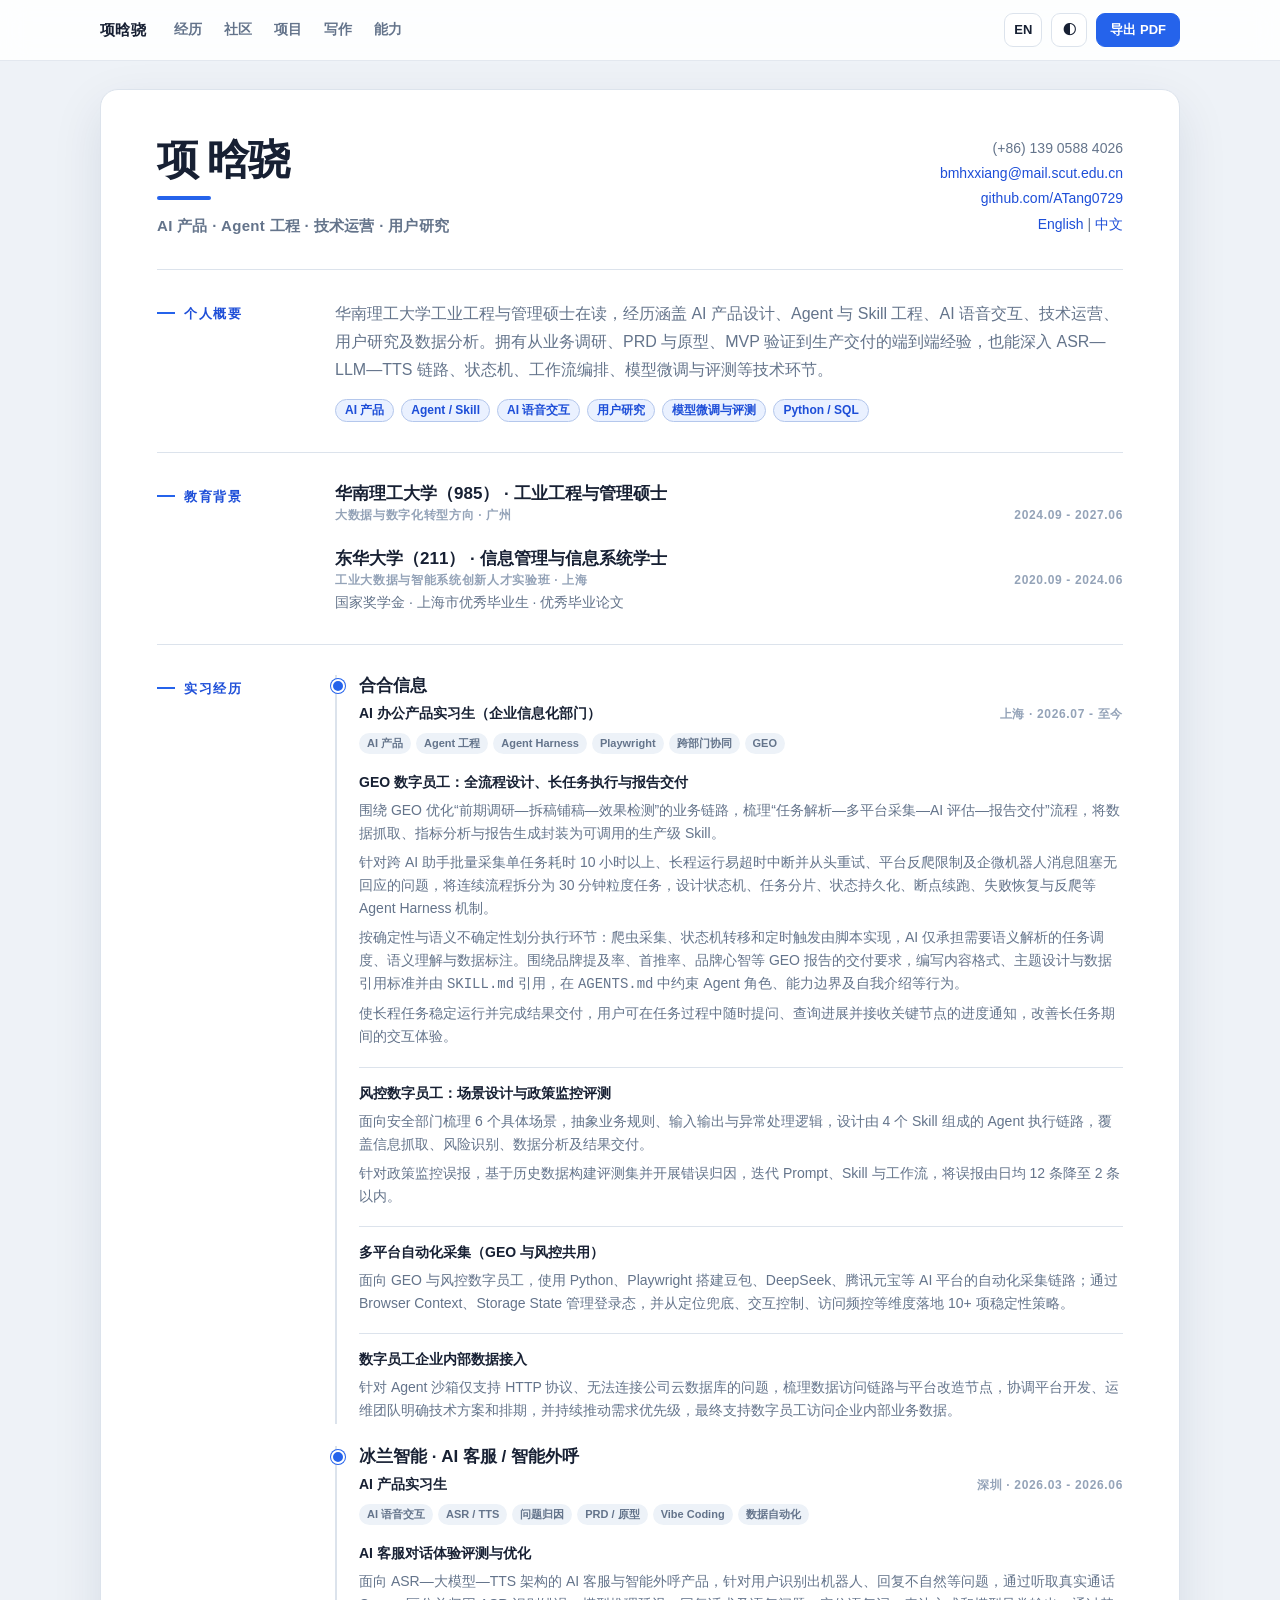
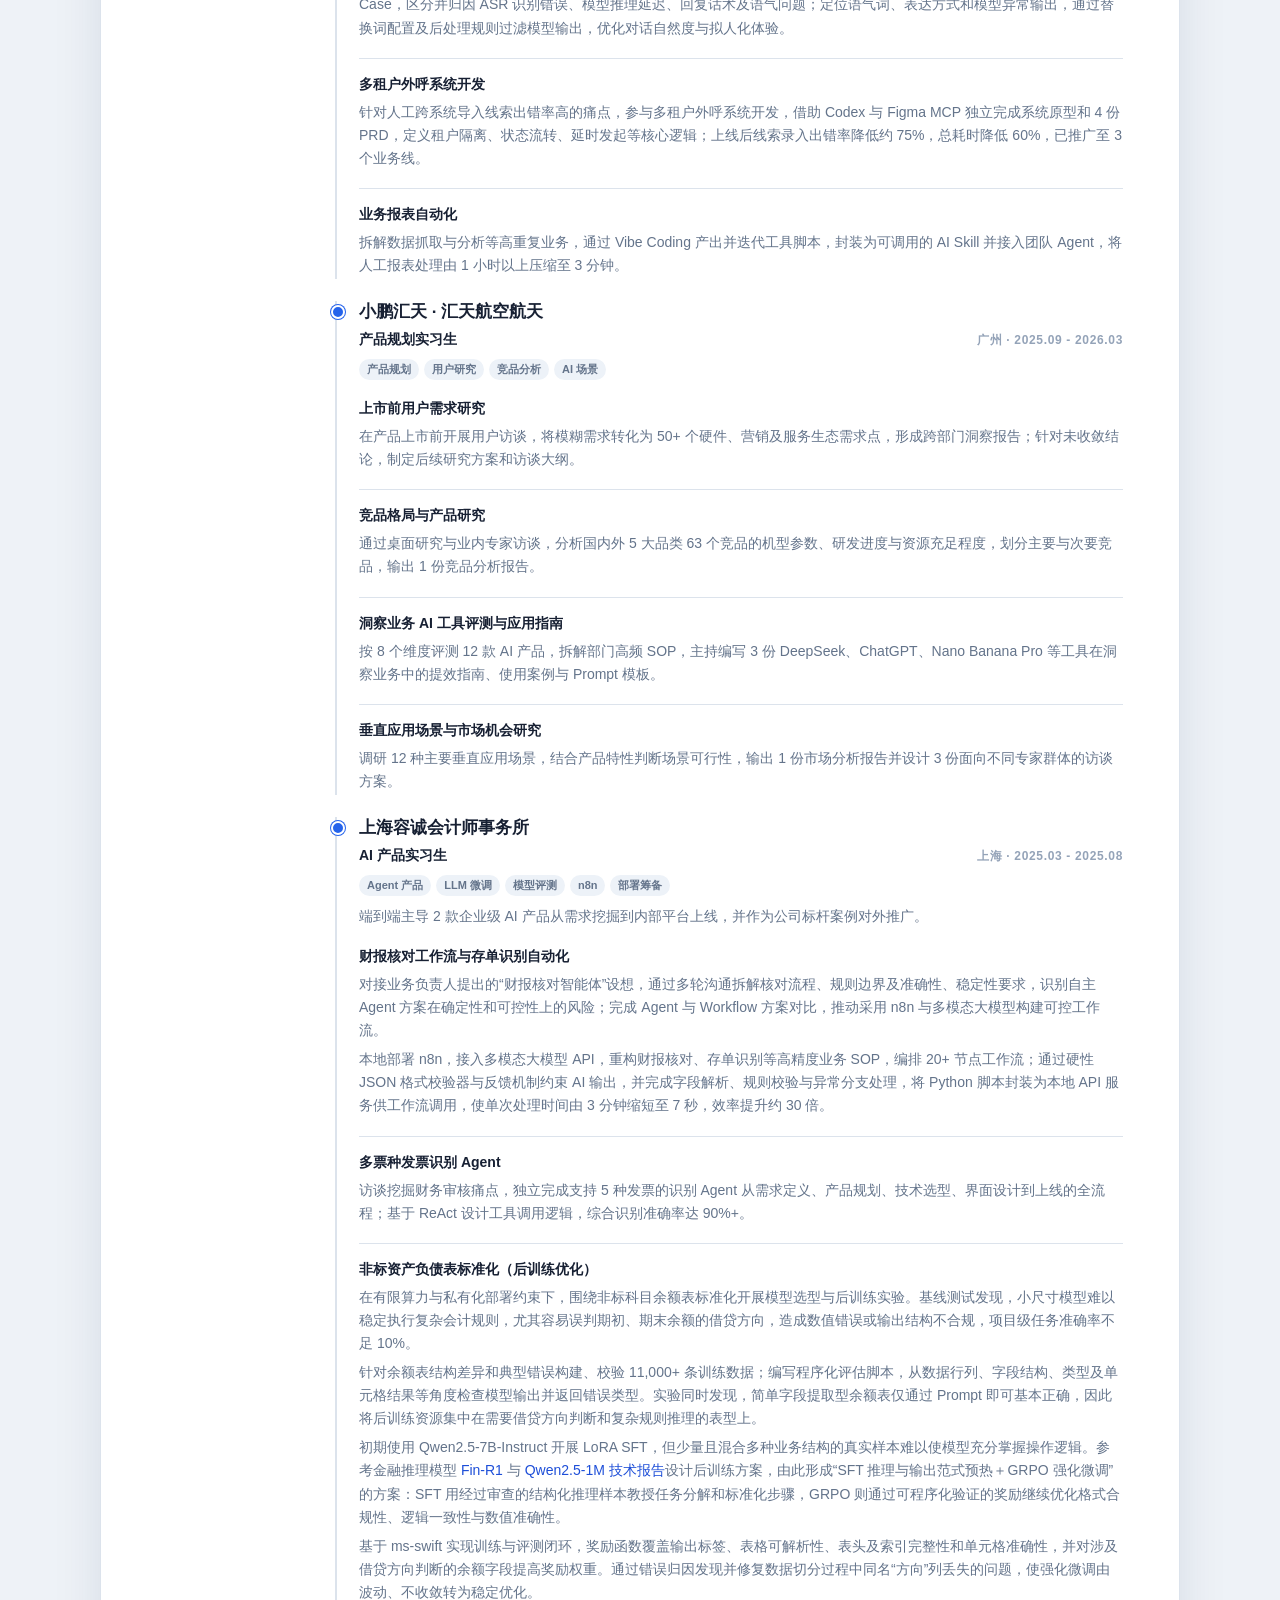
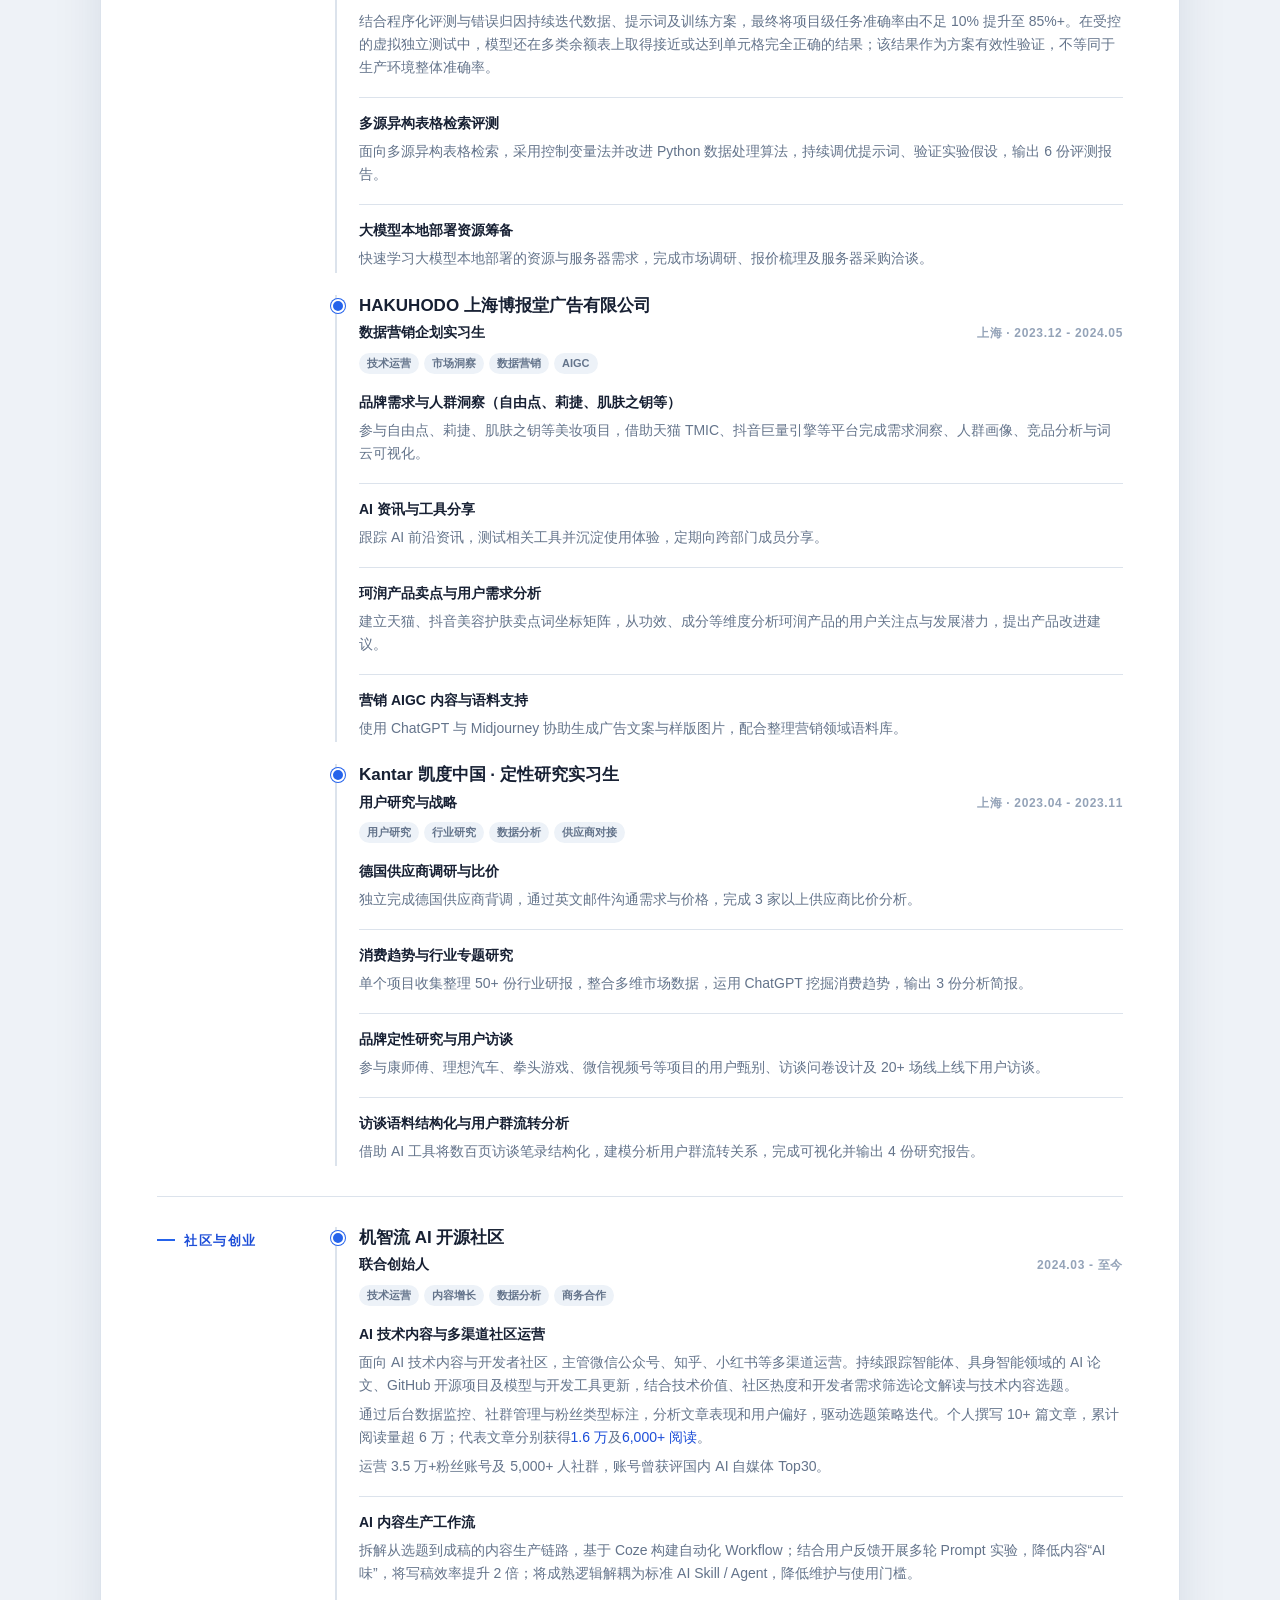
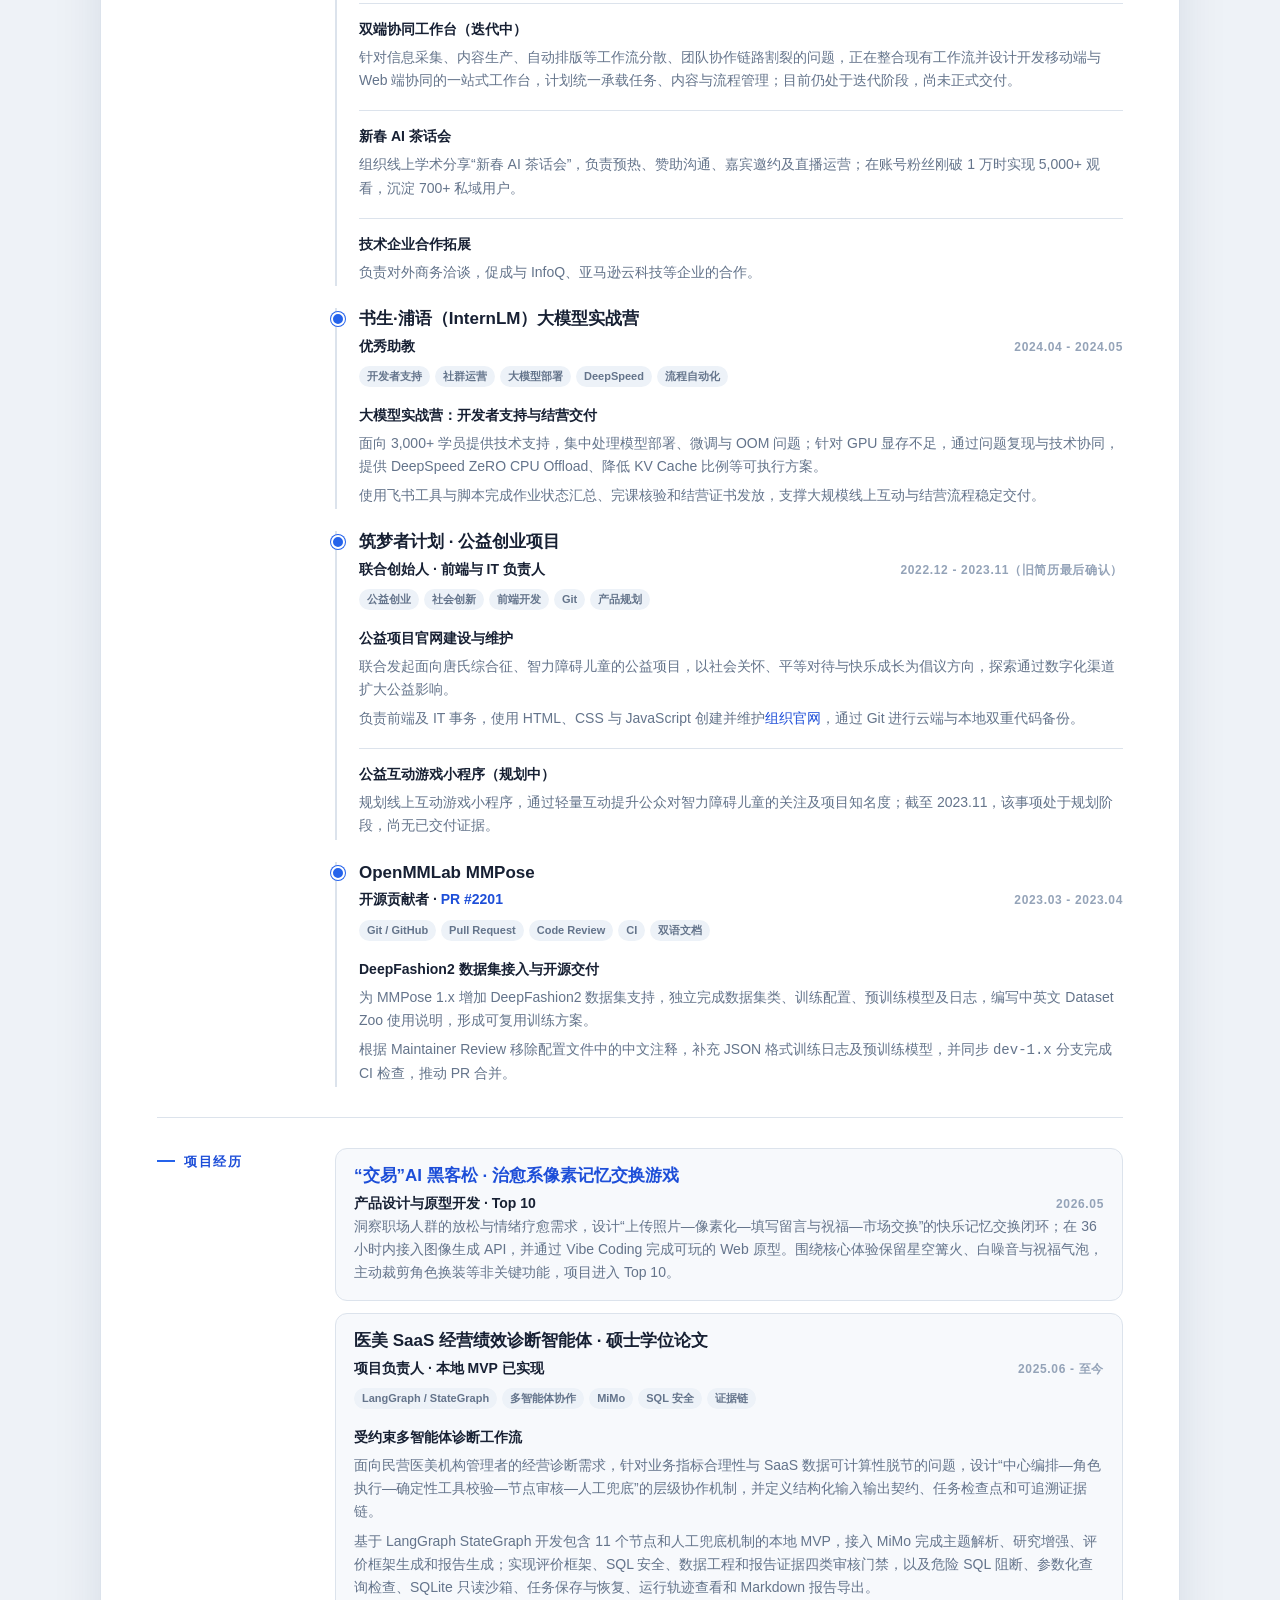
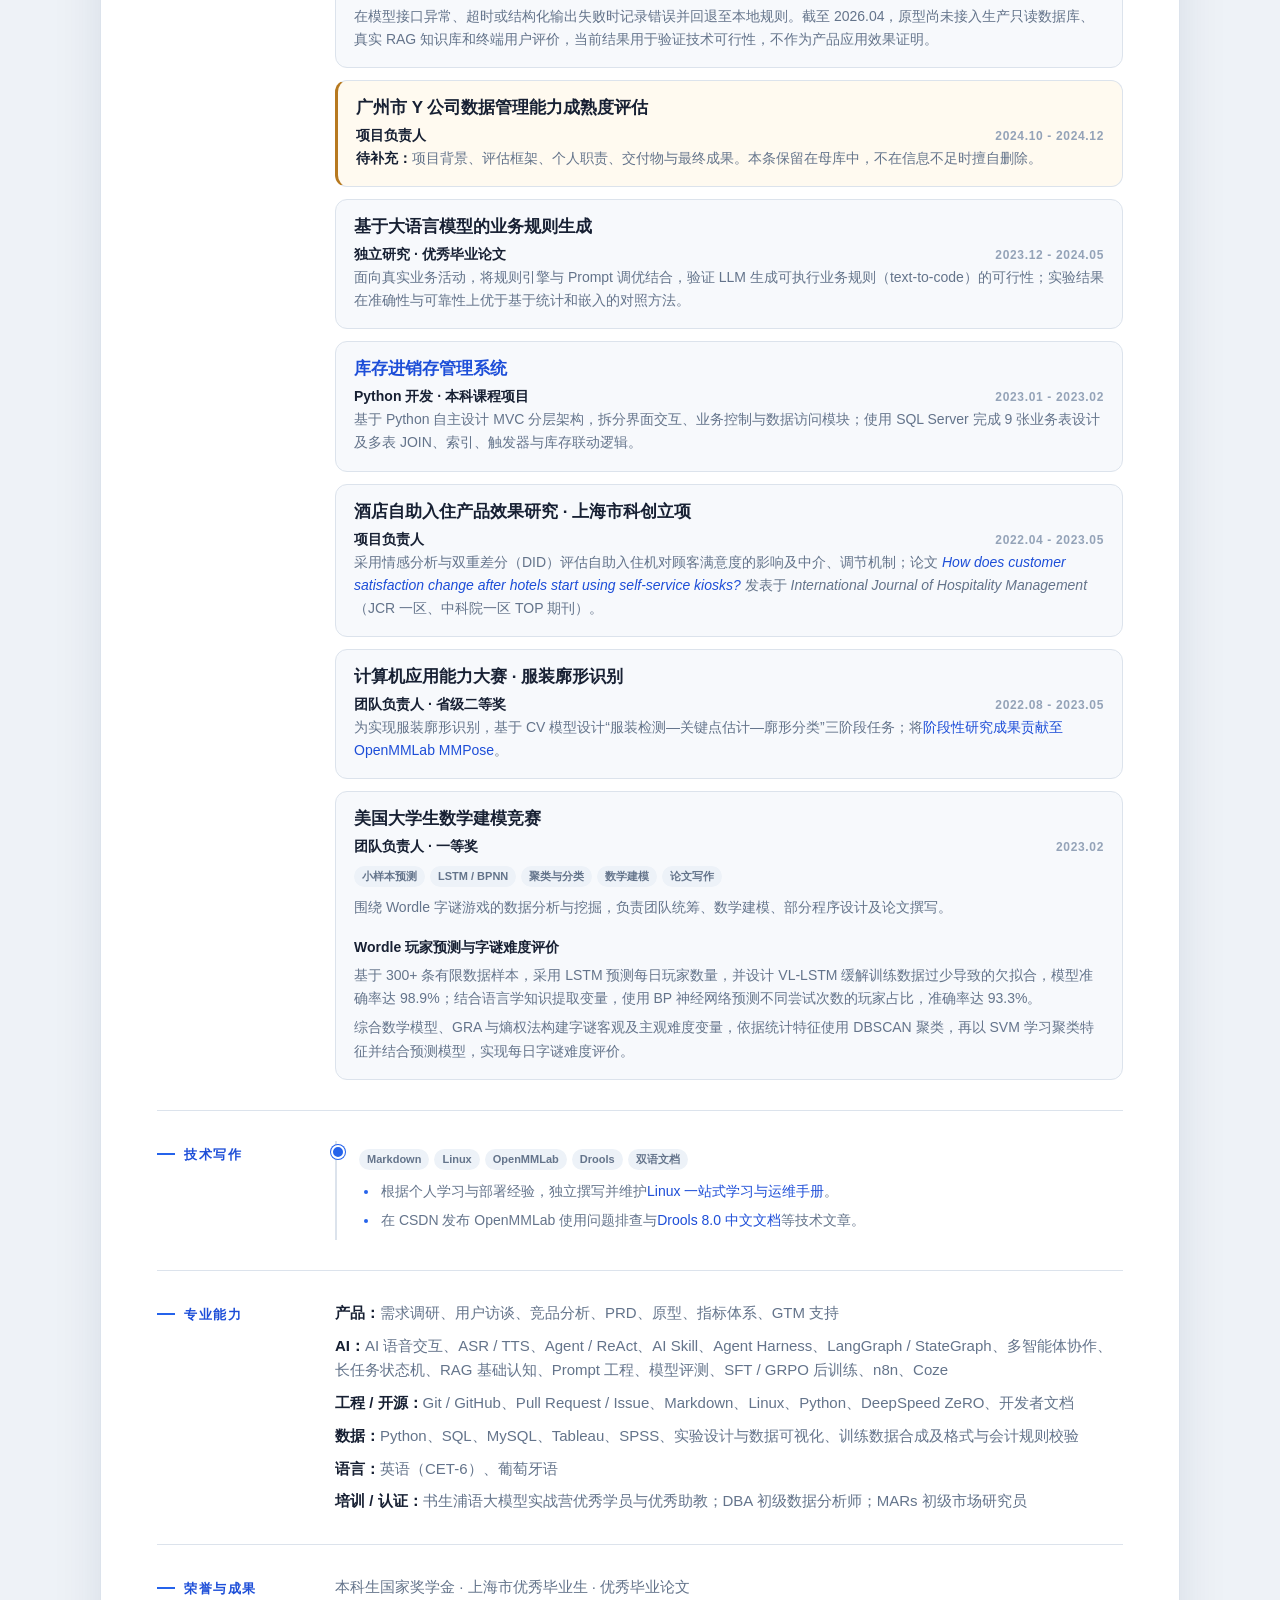
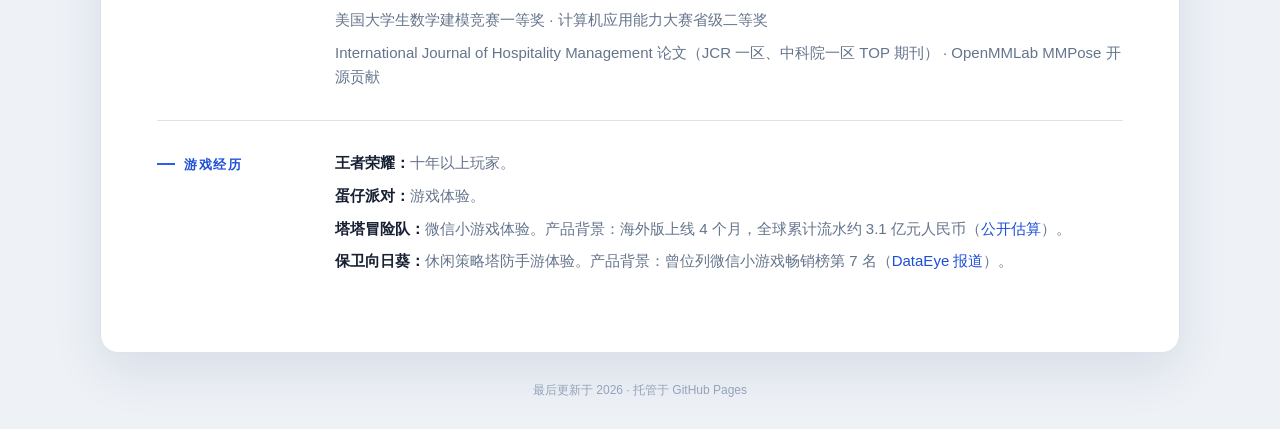
<file: index.html>
<!doctype html>
<html lang="zh-CN">
<head>
  <meta charset="UTF-8">
  <meta name="viewport" content="width=device-width, initial-scale=1.0">
  <meta name="description" content="项晗骁个人完整履历与经历母库">
  <title>项晗骁 | 个人完整履历</title>
  <link rel="stylesheet" href="style.css">
</head>
<body>
<nav class="site-nav" aria-label="履历导航">
  <div class="nav-inner">
    <a class="brand" href="#top">项晗骁</a>
    <div class="nav-links">
      <a href="#experience">经历</a>
      <a href="#community">社区</a>
      <a href="#projects">项目</a>
      <a href="#writing">写作</a>
      <a href="#skills">能力</a>
    </div>
    <div class="nav-actions">
      <a class="language-switch" href="index-en.html">EN</a>
      <button class="icon-button theme-toggle" type="button" aria-label="切换深色模式" title="切换深色模式">◐</button>
      <button class="print-button" type="button" onclick="window.print()">导出 PDF</button>
    </div>
  </div>
</nav>
<main class="page">
  <header class="section row resume-header" id="top">
    <div class="col">
      <h1><span style="font-weight:700">项</span> 晗骁</h1>
      <div class="target-role">AI 产品 · Agent 工程 · 技术运营 · 用户研究</div>
    </div>
    <div class="contact-info col-right">
      <div>(+86) 139 0588 4026</div>
      <div><a href="mailto:bmhxxiang@mail.scut.edu.cn">bmhxxiang@mail.scut.edu.cn</a></div>
      <div><a href="https://github.com/ATang0729">github.com/ATang0729</a></div>
      <div><a href="index-en.html">English</a> | <a href="index.html">中文</a></div>
    </div>
  </header>

  <section class="section row" id="profile">
    <h2 class="col">个人概要</h2>
    <div class="section-text col-right">
      <p class="summary">华南理工大学工业工程与管理硕士在读，经历涵盖 AI 产品设计、Agent 与 Skill 工程、AI 语音交互、技术运营、用户研究及数据分析。拥有从业务调研、PRD 与原型、MVP 验证到生产交付的端到端经验，也能深入 ASR—LLM—TTS 链路、状态机、工作流编排、模型微调与评测等技术环节。</p>
      <div class="keyword-list"><span>AI 产品</span><span>Agent / Skill</span><span>AI 语音交互</span><span>用户研究</span><span>模型微调与评测</span><span>Python / SQL</span></div>
    </div>
  </section>

  <section class="section row" id="education">
    <h2 class="col">教育背景</h2>
    <div class="section-text col-right">
      <h3>华南理工大学（985） · 工业工程与管理硕士</h3>
      <div class="row"><div class="col light">大数据与数字化转型方向 · 广州</div><div class="col-right light">2024.09 - 2027.06</div></div>
    </div>
    <div class="section-text col-right">
      <h3>东华大学（211） · 信息管理与信息系统学士</h3>
      <div class="row"><div class="col light">工业大数据与智能系统创新人才实验班 · 上海</div><div class="col-right light">2020.09 - 2024.06</div></div>
      <div class="desc">国家奖学金 · 上海市优秀毕业生 · 优秀毕业论文</div>
    </div>
  </section>

  <section class="section row" id="experience">
    <h2 class="col">实习经历</h2>
    <div class="section-text col-right experience-item">
      <h3>合合信息</h3>
      <div class="row subsection"><div class="emph col">AI 办公产品实习生（企业信息化部门）</div><div class="col-right light">上海 · 2026.07 - 至今</div></div>
      <div class="entry-tags"><span>AI 产品</span><span>Agent 工程</span><span>Agent Harness</span><span>Playwright</span><span>跨部门协同</span><span>GEO</span></div>
      <ul class="desc project-list">
        <li class="career-project" id="intsig-geo-agent-harness"><h4>GEO 数字员工：全流程设计、长任务执行与报告交付</h4>
          <p>围绕 GEO 优化“前期调研—拆稿铺稿—效果检测”的业务链路，梳理“任务解析—多平台采集—AI 评估—报告交付”流程，将数据抓取、指标分析与报告生成封装为可调用的生产级 Skill。</p>
          <p>针对跨 AI 助手批量采集单任务耗时 10 小时以上、长程运行易超时中断并从头重试、平台反爬限制及企微机器人消息阻塞无回应的问题，将连续流程拆分为 30 分钟粒度任务，设计状态机、任务分片、状态持久化、断点续跑、失败恢复与反爬等 Agent Harness 机制。</p>
          <p>按确定性与语义不确定性划分执行环节：爬虫采集、状态机转移和定时触发由脚本实现，AI 仅承担需要语义解析的任务调度、语义理解与数据标注。围绕品牌提及率、首推率、品牌心智等 GEO 报告的交付要求，编写内容格式、主题设计与数据引用标准并由 <code>SKILL.md</code> 引用，在 <code>AGENTS.md</code> 中约束 Agent 角色、能力边界及自我介绍等行为。</p>
          <p>使长程任务稳定运行并完成结果交付，用户可在任务过程中随时提问、查询进展并接收关键节点的进度通知，改善长任务期间的交互体验。</p>
        </li>
        <li class="career-project" id="intsig-policy-evaluation"><h4>风控数字员工：场景设计与政策监控评测</h4>
          <p>面向安全部门梳理 6 个具体场景，抽象业务规则、输入输出与异常处理逻辑，设计由 4 个 Skill 组成的 Agent 执行链路，覆盖信息抓取、风险识别、数据分析及结果交付。</p>
          <p>针对政策监控误报，基于历史数据构建评测集并开展错误归因，迭代 Prompt、Skill 与工作流，将误报由日均 12 条降至 2 条以内。</p>
        </li>
        <li class="career-project" id="intsig-shared-collection"><h4>多平台自动化采集（GEO 与风控共用）</h4>
          <p>面向 GEO 与风控数字员工，使用 Python、Playwright 搭建豆包、DeepSeek、腾讯元宝等 AI 平台的自动化采集链路；通过 Browser Context、Storage State 管理登录态，并从定位兜底、交互控制、访问频控等维度落地 10+ 项稳定性策略。</p>
        </li>
        <li class="career-project" id="intsig-internal-data-access"><h4>数字员工企业内部数据接入</h4>
          <p>针对 Agent 沙箱仅支持 HTTP 协议、无法连接公司云数据库的问题，梳理数据访问链路与平台改造节点，协调平台开发、运维团队明确技术方案和排期，并持续推动需求优先级，最终支持数字员工访问企业内部业务数据。</p>
        </li>
      </ul>
    </div>
    <div class="section-text col-right experience-item">
      <h3>冰兰智能 · AI 客服 / 智能外呼</h3>
      <div class="row subsection"><div class="emph col">AI 产品实习生</div><div class="col-right light">深圳 · 2026.03 - 2026.06</div></div>
      <div class="entry-tags"><span>AI 语音交互</span><span>ASR / TTS</span><span>问题归因</span><span>PRD / 原型</span><span>Vibe Coding</span><span>数据自动化</span></div>
      <ul class="desc project-list">
        <li class="career-project" id="binglan-voice-evaluation"><h4>AI 客服对话体验评测与优化</h4>
          <p>面向 ASR—大模型—TTS 架构的 AI 客服与智能外呼产品，针对用户识别出机器人、回复不自然等问题，通过听取真实通话 Case，区分并归因 ASR 识别错误、模型推理延迟、回复话术及语气问题；定位语气词、表达方式和模型异常输出，通过替换词配置及后处理规则过滤模型输出，优化对话自然度与拟人化体验。</p>
        </li>
        <li class="career-project" id="binglan-outbound-console"><h4>多租户外呼系统开发</h4>
          <p>针对人工跨系统导入线索出错率高的痛点，参与多租户外呼系统开发，借助 Codex 与 Figma MCP 独立完成系统原型和 4 份 PRD，定义租户隔离、状态流转、延时发起等核心逻辑；上线后线索录入出错率降低约 75%，总耗时降低 60%，已推广至 3 个业务线。</p>
        </li>
        <li class="career-project" id="binglan-report-automation"><h4>业务报表自动化</h4>
          <p>拆解数据抓取与分析等高重复业务，通过 Vibe Coding 产出并迭代工具脚本，封装为可调用的 AI Skill 并接入团队 Agent，将人工报表处理由 1 小时以上压缩至 3 分钟。</p>
        </li>
      </ul>
    </div>
    <div class="section-text col-right experience-item">
      <h3>小鹏汇天 · 汇天航空航天</h3>
      <div class="row subsection"><div class="emph col">产品规划实习生</div><div class="col-right light">广州 · 2025.09 - 2026.03</div></div>
      <div class="entry-tags"><span>产品规划</span><span>用户研究</span><span>竞品分析</span><span>AI 场景</span></div>
      <ul class="desc project-list">
        <li class="career-project" id="xpeng-user-research"><h4>上市前用户需求研究</h4>
          <p>在产品上市前开展用户访谈，将模糊需求转化为 50+ 个硬件、营销及服务生态需求点，形成跨部门洞察报告；针对未收敛结论，制定后续研究方案和访谈大纲。</p>
        </li>
        <li class="career-project" id="xpeng-competitive-research"><h4>竞品格局与产品研究</h4>
          <p>通过桌面研究与业内专家访谈，分析国内外 5 大品类 63 个竞品的机型参数、研发进度与资源充足程度，划分主要与次要竞品，输出 1 份竞品分析报告。</p>
        </li>
        <li class="career-project" id="xpeng-ai-insight-tools"><h4>洞察业务 AI 工具评测与应用指南</h4>
          <p>按 8 个维度评测 12 款 AI 产品，拆解部门高频 SOP，主持编写 3 份 DeepSeek、ChatGPT、Nano Banana Pro 等工具在洞察业务中的提效指南、使用案例与 Prompt 模板。</p>
        </li>
        <li class="career-project" id="xpeng-market-scenarios"><h4>垂直应用场景与市场机会研究</h4>
          <p>调研 12 种主要垂直应用场景，结合产品特性判断场景可行性，输出 1 份市场分析报告并设计 3 份面向不同专家群体的访谈方案。</p>
        </li>
      </ul>
    </div>
    <div class="section-text col-right experience-item">
      <h3>上海容诚会计师事务所</h3>
      <div class="row subsection"><div class="emph col">AI 产品实习生</div><div class="col-right light">上海 · 2025.03 - 2025.08</div></div>
      <div class="entry-tags"><span>Agent 产品</span><span>LLM 微调</span><span>模型评测</span><span>n8n</span><span>部署筹备</span></div>
      <div class="desc role-summary">端到端主导 2 款企业级 AI 产品从需求挖掘到内部平台上线，并作为公司标杆案例对外推广。</div>
      <ul class="desc project-list">
        <li class="career-project" id="rongcheng-financial-workflows"><h4>财报核对工作流与存单识别自动化</h4>
          <p>对接业务负责人提出的“财报核对智能体”设想，通过多轮沟通拆解核对流程、规则边界及准确性、稳定性要求，识别自主 Agent 方案在确定性和可控性上的风险；完成 Agent 与 Workflow 方案对比，推动采用 n8n 与多模态大模型构建可控工作流。</p>
          <p>本地部署 n8n，接入多模态大模型 API，重构财报核对、存单识别等高精度业务 SOP，编排 20+ 节点工作流；通过硬性 JSON 格式校验器与反馈机制约束 AI 输出，并完成字段解析、规则校验与异常分支处理，将 Python 脚本封装为本地 API 服务供工作流调用，使单次处理时间由 3 分钟缩短至 7 秒，效率提升约 30 倍。</p>
        </li>
        <li class="career-project" id="rongcheng-invoice-agent"><h4>多票种发票识别 Agent</h4>
          <p>访谈挖掘财务审核痛点，独立完成支持 5 种发票的识别 Agent 从需求定义、产品规划、技术选型、界面设计到上线的全流程；基于 ReAct 设计工具调用逻辑，综合识别准确率达 90%+。</p>
        </li>
        <li class="career-project" id="rongcheng-balance-sheet-normalization"><h4>非标资产负债表标准化（后训练优化）</h4>
          <p>在有限算力与私有化部署约束下，围绕非标科目余额表标准化开展模型选型与后训练实验。基线测试发现，小尺寸模型难以稳定执行复杂会计规则，尤其容易误判期初、期末余额的借贷方向，造成数值错误或输出结构不合规，项目级任务准确率不足 10%。</p>
          <p>针对余额表结构差异和典型错误构建、校验 11,000+ 条训练数据；编写程序化评估脚本，从数据行列、字段结构、类型及单元格结果等角度检查模型输出并返回错误类型。实验同时发现，简单字段提取型余额表仅通过 Prompt 即可基本正确，因此将后训练资源集中在需要借贷方向判断和复杂规则推理的表型上。</p>
          <p>初期使用 Qwen2.5-7B-Instruct 开展 LoRA SFT，但少量且混合多种业务结构的真实样本难以使模型充分掌握操作逻辑。参考金融推理模型 <a href="https://arxiv.org/abs/2503.16252">Fin-R1</a> 与 <a href="https://arxiv.org/abs/2501.15383">Qwen2.5-1M 技术报告</a>设计后训练方案，由此形成“SFT 推理与输出范式预热＋GRPO 强化微调”的方案：SFT 用经过审查的结构化推理样本教授任务分解和标准化步骤，GRPO 则通过可程序化验证的奖励继续优化格式合规性、逻辑一致性与数值准确性。</p>
          <p>基于 ms-swift 实现训练与评测闭环，奖励函数覆盖输出标签、表格可解析性、表头及索引完整性和单元格准确性，并对涉及借贷方向判断的余额字段提高奖励权重。通过错误归因发现并修复数据切分过程中同名“方向”列丢失的问题，使强化微调由波动、不收敛转为稳定优化。</p>
          <p>结合程序化评测与错误归因持续迭代数据、提示词及训练方案，最终将项目级任务准确率由不足 10% 提升至 85%+。在受控的虚拟独立测试中，模型还在多类余额表上取得接近或达到单元格完全正确的结果；该结果作为方案有效性验证，不等同于生产环境整体准确率。</p>
        </li>
        <li class="career-project" id="rongcheng-table-retrieval"><h4>多源异构表格检索评测</h4>
          <p>面向多源异构表格检索，采用控制变量法并改进 Python 数据处理算法，持续调优提示词、验证实验假设，输出 6 份评测报告。</p>
        </li>
        <li class="career-project" id="rongcheng-deployment-preparation"><h4>大模型本地部署资源筹备</h4>
          <p>快速学习大模型本地部署的资源与服务器需求，完成市场调研、报价梳理及服务器采购洽谈。</p>
        </li>
      </ul>
    </div>
    <div class="section-text col-right experience-item">
      <h3>HAKUHODO 上海博报堂广告有限公司</h3>
      <div class="row subsection"><div class="emph col">数据营销企划实习生</div><div class="col-right light">上海 · 2023.12 - 2024.05</div></div>
      <div class="entry-tags"><span>技术运营</span><span>市场洞察</span><span>数据营销</span><span>AIGC</span></div>
      <ul class="desc project-list">
        <li class="career-project" id="hakuhodo-brand-research"><h4>品牌需求与人群洞察（自由点、莉捷、肌肤之钥等）</h4>
          <p>参与自由点、莉捷、肌肤之钥等美妆项目，借助天猫 TMIC、抖音巨量引擎等平台完成需求洞察、人群画像、竞品分析与词云可视化。</p>
        </li>
        <li class="career-project" id="hakuhodo-ai-sharing"><h4>AI 资讯与工具分享</h4>
          <p>跟踪 AI 前沿资讯，测试相关工具并沉淀使用体验，定期向跨部门成员分享。</p>
        </li>
        <li class="career-project" id="hakuhodo-curel-research"><h4>珂润产品卖点与用户需求分析</h4>
          <p>建立天猫、抖音美容护肤卖点词坐标矩阵，从功效、成分等维度分析珂润产品的用户关注点与发展潜力，提出产品改进建议。</p>
        </li>
        <li class="career-project" id="hakuhodo-aigc-content"><h4>营销 AIGC 内容与语料支持</h4>
          <p>使用 ChatGPT 与 Midjourney 协助生成广告文案与样版图片，配合整理营销领域语料库。</p>
        </li>
      </ul>
    </div>
    <div class="section-text col-right experience-item compact-item">
      <h3>Kantar 凯度中国 · 定性研究实习生</h3>
      <div class="row subsection"><div class="emph col">用户研究与战略</div><div class="col-right light">上海 · 2023.04 - 2023.11</div></div>
      <div class="entry-tags"><span>用户研究</span><span>行业研究</span><span>数据分析</span><span>供应商对接</span></div>
      <ul class="desc project-list">
        <li class="career-project" id="kantar-supplier-research"><h4>德国供应商调研与比价</h4>
          <p>独立完成德国供应商背调，通过英文邮件沟通需求与价格，完成 3 家以上供应商比价分析。</p>
        </li>
        <li class="career-project" id="kantar-industry-research"><h4>消费趋势与行业专题研究</h4>
          <p>单个项目收集整理 50+ 份行业研报，整合多维市场数据，运用 ChatGPT 挖掘消费趋势，输出 3 份分析简报。</p>
        </li>
        <li class="career-project" id="kantar-user-interviews"><h4>品牌定性研究与用户访谈</h4>
          <p>参与康师傅、理想汽车、拳头游戏、微信视频号等项目的用户甄别、访谈问卷设计及 20+ 场线上线下用户访谈。</p>
        </li>
        <li class="career-project" id="kantar-transcript-analysis"><h4>访谈语料结构化与用户群流转分析</h4>
          <p>借助 AI 工具将数百页访谈笔录结构化，建模分析用户群流转关系，完成可视化并输出 4 份研究报告。</p>
        </li>
      </ul>
    </div>
  </section>

  <section class="section row" id="community">
    <h2 class="col">社区与创业</h2>
    <div class="section-text col-right experience-item">
      <h3>机智流 AI 开源社区</h3>
      <div class="row subsection"><div class="emph col">联合创始人</div><div class="col-right light">2024.03 - 至今</div></div>
      <div class="entry-tags"><span>技术运营</span><span>内容增长</span><span>数据分析</span><span>商务合作</span></div>
      <ul class="desc project-list">
        <li class="career-project" id="jizhiliu-content-community"><h4>AI 技术内容与多渠道社区运营</h4>
          <p>面向 AI 技术内容与开发者社区，主管微信公众号、知乎、小红书等多渠道运营。持续跟踪智能体、具身智能领域的 AI 论文、GitHub 开源项目及模型与开发工具更新，结合技术价值、社区热度和开发者需求筛选论文解读与技术内容选题。</p>
          <p>通过后台数据监控、社群管理与粉丝类型标注，分析文章表现和用户偏好，驱动选题策略迭代。个人撰写 10+ 篇文章，累计阅读量超 6 万；代表文章分别获得<a href="https://mp.weixin.qq.com/s/R7m80kUKxb2k_AQLjPF5NQ">1.6 万</a>及<a href="https://mp.weixin.qq.com/s/jMSw3ZjMWFb1CSlvLbwCTQ">6,000+ 阅读</a>。</p>
          <p>运营 3.5 万+粉丝账号及 5,000+ 人社群，账号曾获评国内 AI 自媒体 Top30。</p>
        </li>
        <li class="career-project" id="jizhiliu-content-workflow"><h4>AI 内容生产工作流</h4>
          <p>拆解从选题到成稿的内容生产链路，基于 Coze 构建自动化 Workflow；结合用户反馈开展多轮 Prompt 实验，降低内容“AI 味”，将写稿效率提升 2 倍；将成熟逻辑解耦为标准 AI Skill / Agent，降低维护与使用门槛。</p>
        </li>
        <li class="career-project" id="jizhiliu-workspace"><h4>双端协同工作台（迭代中）</h4>
          <p>针对信息采集、内容生产、自动排版等工作流分散、团队协作链路割裂的问题，正在整合现有工作流并设计开发移动端与 Web 端协同的一站式工作台，计划统一承载任务、内容与流程管理；目前仍处于迭代阶段，尚未正式交付。</p>
        </li>
        <li class="career-project" id="jizhiliu-ai-tea-party"><h4>新春 AI 茶话会</h4>
          <p>组织线上学术分享“新春 AI 茶话会”，负责预热、赞助沟通、嘉宾邀约及直播运营；在账号粉丝刚破 1 万时实现 5,000+ 观看，沉淀 700+ 私域用户。</p>
        </li>
        <li class="career-project" id="jizhiliu-partnerships"><h4>技术企业合作拓展</h4>
          <p>负责对外商务洽谈，促成与 InfoQ、亚马逊云科技等企业的合作。</p>
        </li>
      </ul>
    </div>
    <div class="section-text col-right experience-item">
      <h3>书生·浦语（InternLM）大模型实战营</h3>
      <div class="row subsection"><div class="emph col">优秀助教</div><div class="col-right light">2024.04 - 2024.05</div></div>
      <div class="entry-tags"><span>开发者支持</span><span>社群运营</span><span>大模型部署</span><span>DeepSpeed</span><span>流程自动化</span></div>
      <ul class="desc project-list">
        <li class="career-project" id="internlm-bootcamp-support"><h4>大模型实战营：开发者支持与结营交付</h4>
          <p>面向 3,000+ 学员提供技术支持，集中处理模型部署、微调与 OOM 问题；针对 GPU 显存不足，通过问题复现与技术协同，提供 DeepSpeed ZeRO CPU Offload、降低 KV Cache 比例等可执行方案。</p>
          <p>使用飞书工具与脚本完成作业状态汇总、完课核验和结营证书发放，支撑大规模线上互动与结营流程稳定交付。</p>
        </li>
      </ul>
    </div>
    <div class="section-text col-right experience-item">
      <h3>筑梦者计划 · 公益创业项目</h3>
      <div class="row subsection"><div class="emph col">联合创始人 · 前端与 IT 负责人</div><div class="col-right light">2022.12 - 2023.11（旧简历最后确认）</div></div>
      <div class="entry-tags"><span>公益创业</span><span>社会创新</span><span>前端开发</span><span>Git</span><span>产品规划</span></div>
      <ul class="desc project-list">
        <li class="career-project" id="dreamworkers-website"><h4>公益项目官网建设与维护</h4>
          <p>联合发起面向唐氏综合征、智力障碍儿童的公益项目，以社会关怀、平等对待与快乐成长为倡议方向，探索通过数字化渠道扩大公益影响。</p>
          <p>负责前端及 IT 事务，使用 HTML、CSS 与 JavaScript 创建并维护<a href="https://www.dream-workers.cc/">组织官网</a>，通过 Git 进行云端与本地双重代码备份。</p>
        </li>
        <li class="career-project" id="dreamworkers-miniprogram"><h4>公益互动游戏小程序（规划中）</h4>
          <p>规划线上互动游戏小程序，通过轻量互动提升公众对智力障碍儿童的关注及项目知名度；截至 2023.11，该事项处于规划阶段，尚无已交付证据。</p>
        </li>
      </ul>
    </div>
    <div class="section-text col-right experience-item">
      <h3>OpenMMLab MMPose</h3>
      <div class="row subsection"><div class="emph col">开源贡献者 · <a href="https://github.com/open-mmlab/mmpose/pull/2201">PR #2201</a></div><div class="col-right light">2023.03 - 2023.04</div></div>
      <div class="entry-tags"><span>Git / GitHub</span><span>Pull Request</span><span>Code Review</span><span>CI</span><span>双语文档</span></div>
      <ul class="desc project-list">
        <li class="career-project" id="mmpose-deepfashion2"><h4>DeepFashion2 数据集接入与开源交付</h4>
          <p>为 MMPose 1.x 增加 DeepFashion2 数据集支持，独立完成数据集类、训练配置、预训练模型及日志，编写中英文 Dataset Zoo 使用说明，形成可复用训练方案。</p>
          <p>根据 Maintainer Review 移除配置文件中的中文注释，补充 JSON 格式训练日志及预训练模型，并同步 <code>dev-1.x</code> 分支完成 CI 检查，推动 PR 合并。</p>
        </li>
      </ul>
    </div>
  </section>

  <section class="section row" id="projects">
    <h2 class="col">项目经历</h2>
    <div class="section-text col-right project-item">
      <h3><a href="https://atang0729.github.io/laket/app.html">“交易”AI 黑客松 · 治愈系像素记忆交换游戏</a></h3>
      <div class="row subsection"><div class="emph col">产品设计与原型开发 · Top 10</div><div class="col-right light">2026.05</div></div>
      <div class="desc">洞察职场人群的放松与情绪疗愈需求，设计“上传照片—像素化—填写留言与祝福—市场交换”的快乐记忆交换闭环；在 36 小时内接入图像生成 API，并通过 Vibe Coding 完成可玩的 Web 原型。围绕核心体验保留星空篝火、白噪音与祝福气泡，主动裁剪角色换装等非关键功能，项目进入 Top 10。</div>
    </div>
    <div class="section-text col-right project-item long-project" id="medical-aesthetics-diagnostic-agent">
      <h3>医美 SaaS 经营绩效诊断智能体 · 硕士学位论文</h3>
      <div class="row subsection"><div class="emph col">项目负责人 · 本地 MVP 已实现</div><div class="col-right light">2025.06 - 至今</div></div>
      <div class="entry-tags"><span>LangGraph / StateGraph</span><span>多智能体协作</span><span>MiMo</span><span>SQL 安全</span><span>证据链</span></div>
      <ul class="desc project-list">
        <li class="career-project" id="medical-aesthetics-agent-workflow"><h4>受约束多智能体诊断工作流</h4>
          <p>面向民营医美机构管理者的经营诊断需求，针对业务指标合理性与 SaaS 数据可计算性脱节的问题，设计“中心编排—角色执行—确定性工具校验—节点审核—人工兜底”的层级协作机制，并定义结构化输入输出契约、任务检查点和可追溯证据链。</p>
          <p>基于 LangGraph StateGraph 开发包含 11 个节点和人工兜底机制的本地 MVP，接入 MiMo 完成主题解析、研究增强、评价框架生成和报告生成；实现评价框架、SQL 安全、数据工程和报告证据四类审核门禁，以及危险 SQL 阻断、参数化查询检查、SQLite 只读沙箱、任务保存与恢复、运行轨迹查看和 Markdown 报告导出。</p>
          <p>在模型接口异常、超时或结构化输出失败时记录错误并回退至本地规则。截至 2026.04，原型尚未接入生产只读数据库、真实 RAG 知识库和终端用户评价，当前结果用于验证技术可行性，不作为产品应用效果证明。</p>
        </li>
      </ul>
    </div>
    <div class="section-text col-right project-item needs-detail">
      <h3>广州市 Y 公司数据管理能力成熟度评估</h3>
      <div class="row subsection"><div class="emph col">项目负责人</div><div class="col-right light">2024.10 - 2024.12</div></div>
      <div class="desc"><b>待补充：</b>项目背景、评估框架、个人职责、交付物与最终成果。本条保留在母库中，不在信息不足时擅自删除。</div>
    </div>
    <div class="section-text col-right project-item">
      <h3>基于大语言模型的业务规则生成</h3>
      <div class="row subsection"><div class="emph col">独立研究 · 优秀毕业论文</div><div class="col-right light">2023.12 - 2024.05</div></div>
      <div class="desc">面向真实业务活动，将规则引擎与 Prompt 调优结合，验证 LLM 生成可执行业务规则（text-to-code）的可行性；实验结果在准确性与可靠性上优于基于统计和嵌入的对照方法。</div>
    </div>
    <div class="section-text col-right project-item">
      <h3><a href="https://github.com/ATang0729/Inventory-Sales-Management-System">库存进销存管理系统</a></h3>
      <div class="row subsection"><div class="emph col">Python 开发 · 本科课程项目</div><div class="col-right light">2023.01 - 2023.02</div></div>
      <div class="desc">基于 Python 自主设计 MVC 分层架构，拆分界面交互、业务控制与数据访问模块；使用 SQL Server 完成 9 张业务表设计及多表 JOIN、索引、触发器与库存联动逻辑。</div>
    </div>
    <div class="section-text col-right project-item">
      <h3>酒店自助入住产品效果研究 · 上海市科创立项</h3>
      <div class="row subsection"><div class="emph col">项目负责人</div><div class="col-right light">2022.04 - 2023.05</div></div>
      <div class="desc">采用情感分析与双重差分（DID）评估自助入住机对顾客满意度的影响及中介、调节机制；论文 <a href="https://www.sciencedirect.com/science/article/pii/S0278431924001841"><em>How does customer satisfaction change after hotels start using self-service kiosks?</em></a> 发表于 <em>International Journal of Hospitality Management</em>（JCR 一区、中科院一区 TOP 期刊）。</div>
    </div>
    <div class="section-text col-right project-item">
      <h3>计算机应用能力大赛 · 服装廓形识别</h3>
      <div class="row subsection"><div class="emph col">团队负责人 · 省级二等奖</div><div class="col-right light">2022.08 - 2023.05</div></div>
      <div class="desc">为实现服装廓形识别，基于 CV 模型设计“服装检测—关键点估计—廓形分类”三阶段任务；将<a href="https://github.com/open-mmlab/mmpose/pull/2201">阶段性研究成果贡献至 OpenMMLab MMPose</a>。</div>
    </div>
    <div class="section-text col-right project-item">
      <h3>美国大学生数学建模竞赛</h3>
      <div class="row subsection"><div class="emph col">团队负责人 · 一等奖</div><div class="col-right light">2023.02</div></div>
      <div class="entry-tags"><span>小样本预测</span><span>LSTM / BPNN</span><span>聚类与分类</span><span>数学建模</span><span>论文写作</span></div>
      <div class="desc role-summary">围绕 Wordle 字谜游戏的数据分析与挖掘，负责团队统筹、数学建模、部分程序设计及论文撰写。</div>
      <ul class="desc project-list">
        <li class="career-project" id="mcm-wordle-modeling"><h4>Wordle 玩家预测与字谜难度评价</h4>
          <p>基于 300+ 条有限数据样本，采用 LSTM 预测每日玩家数量，并设计 VL-LSTM 缓解训练数据过少导致的欠拟合，模型准确率达 98.9%；结合语言学知识提取变量，使用 BP 神经网络预测不同尝试次数的玩家占比，准确率达 93.3%。</p>
          <p>综合数学模型、GRA 与熵权法构建字谜客观及主观难度变量，依据统计特征使用 DBSCAN 聚类，再以 SVM 学习聚类特征并结合预测模型，实现每日字谜难度评价。</p>
        </li>
      </ul>
    </div>
  </section>

  <section class="section row" id="writing">
    <h2 class="col">技术写作</h2>
    <div class="section-text col-right experience-item">
      <div class="entry-tags"><span>Markdown</span><span>Linux</span><span>OpenMMLab</span><span>Drools</span><span>双语文档</span></div>
      <ul class="desc">
        <li>根据个人学习与部署经验，独立撰写并维护<a href="https://hanxiaos-organization.gitbook.io/one-stop-linux-learning-and-operating-notes">Linux 一站式学习与运维手册</a>。</li>
        <li>在 CSDN 发布 OpenMMLab 使用问题排查与<a href="https://blog.csdn.net/A_No2Tang/article/details/134962191?spm=1011.2415.3001.5331">Drools 8.0 中文文档</a>等技术文章。</li>
      </ul>
    </div>
  </section>

  <section class="section row" id="skills">
    <h2 class="col">专业能力</h2>
    <div class="section-text col-right skills-grid">
      <div><b>产品：</b>需求调研、用户访谈、竞品分析、PRD、原型、指标体系、GTM 支持</div>
      <div><b>AI：</b>AI 语音交互、ASR / TTS、Agent / ReAct、AI Skill、Agent Harness、LangGraph / StateGraph、多智能体协作、长任务状态机、RAG 基础认知、Prompt 工程、模型评测、SFT / GRPO 后训练、n8n、Coze</div>
      <div><b>工程 / 开源：</b>Git / GitHub、Pull Request / Issue、Markdown、Linux、Python、DeepSpeed ZeRO、开发者文档</div>
      <div><b>数据：</b>Python、SQL、MySQL、Tableau、SPSS、实验设计与数据可视化、训练数据合成及格式与会计规则校验</div>
      <div><b>语言：</b>英语（CET-6）、葡萄牙语</div>
      <div><b>培训 / 认证：</b>书生浦语大模型实战营优秀学员与优秀助教；DBA 初级数据分析师；MARs 初级市场研究员</div>
    </div>
  </section>

  <section class="section row" id="honors">
    <h2 class="col">荣誉与成果</h2>
    <div class="section-text col-right skills-grid">
      <div>本科生国家奖学金 · 上海市优秀毕业生 · 优秀毕业论文</div>
      <div>美国大学生数学建模竞赛一等奖 · 计算机应用能力大赛省级二等奖</div>
      <div>International Journal of Hospitality Management 论文（JCR 一区、中科院一区 TOP 期刊） · OpenMMLab MMPose 开源贡献</div>
    </div>
  </section>
  <section class="section row" id="gaming">
    <h2 class="col">游戏经历</h2>
    <div class="section-text col-right skills-grid">
      <div id="gaming-honor-of-kings"><b>王者荣耀：</b>十年以上玩家。</div>
      <div id="gaming-eggy-party"><b>蛋仔派对：</b>游戏体验。</div>
      <div id="gaming-clash-of-critters"><b>塔塔冒险队：</b>微信小游戏体验。产品背景：海外版上线 4 个月，全球累计流水约 3.1 亿元人民币（<a href="https://www.taptap.cn/moment/851770671959638343">公开估算</a>）。</div>
      <div id="gaming-sunflower-defense"><b>保卫向日葵：</b>休闲策略塔防手游体验。产品背景：曾位列微信小游戏畅销榜第 7 名（<a href="https://www.36kr.com/p/3094931973093764">DataEye 报道</a>）。</div>
    </div>
  </section>
</main>
<footer class="site-footer">最后更新于 2026 · 托管于 GitHub Pages</footer>
<script src="resume.js"></script>
</body>
</html>
</file>
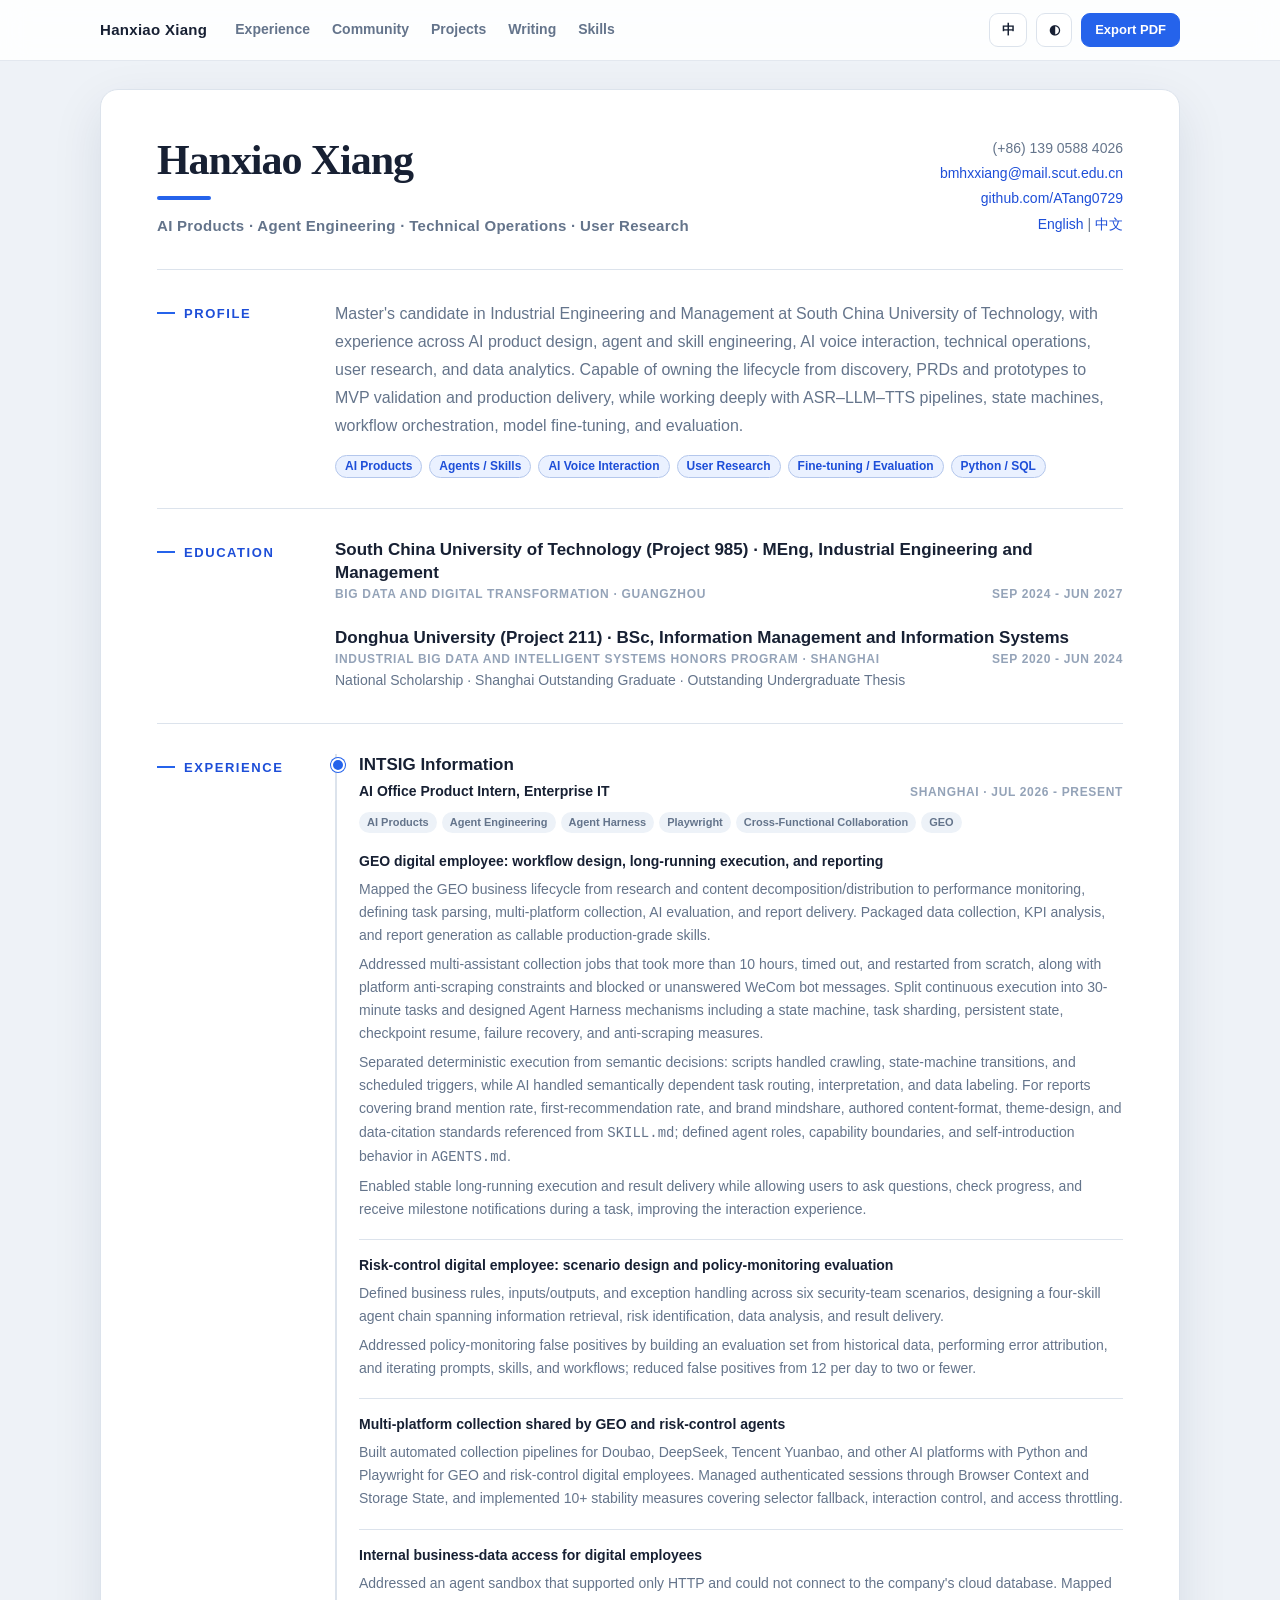
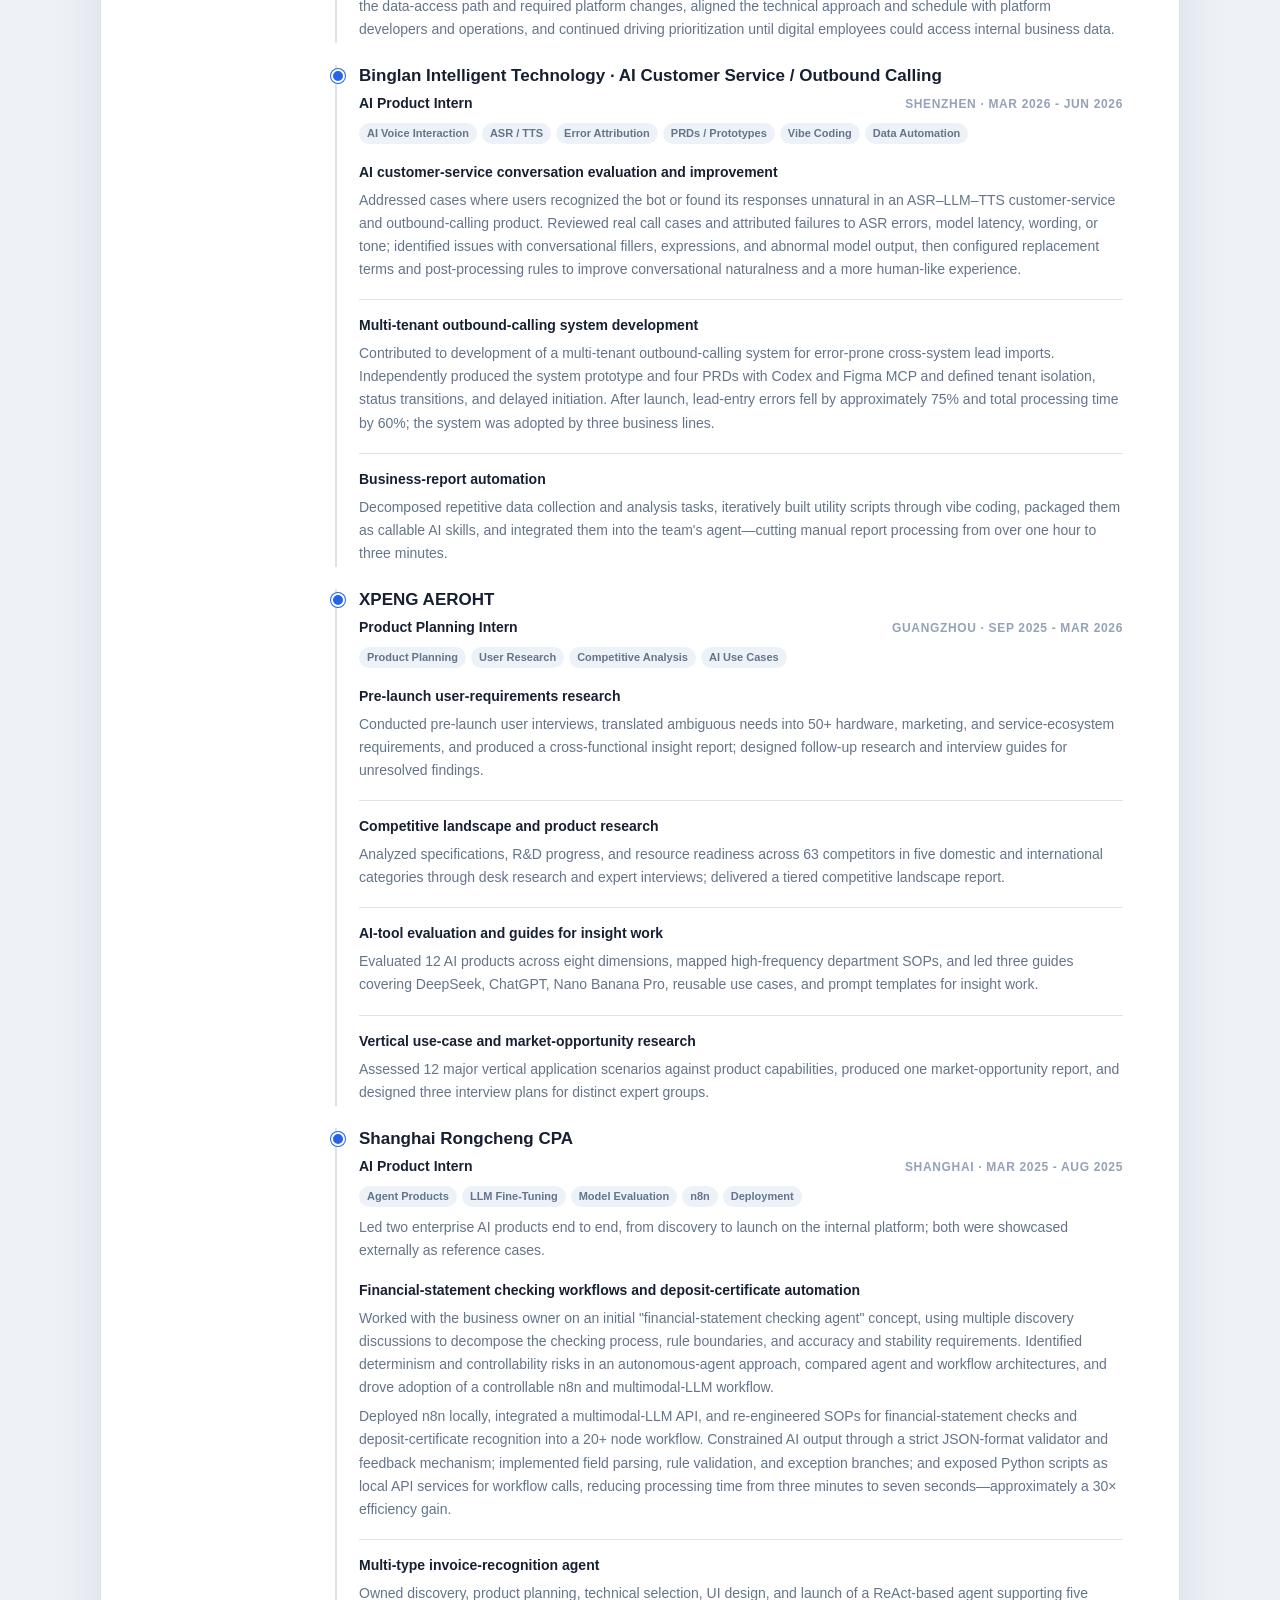
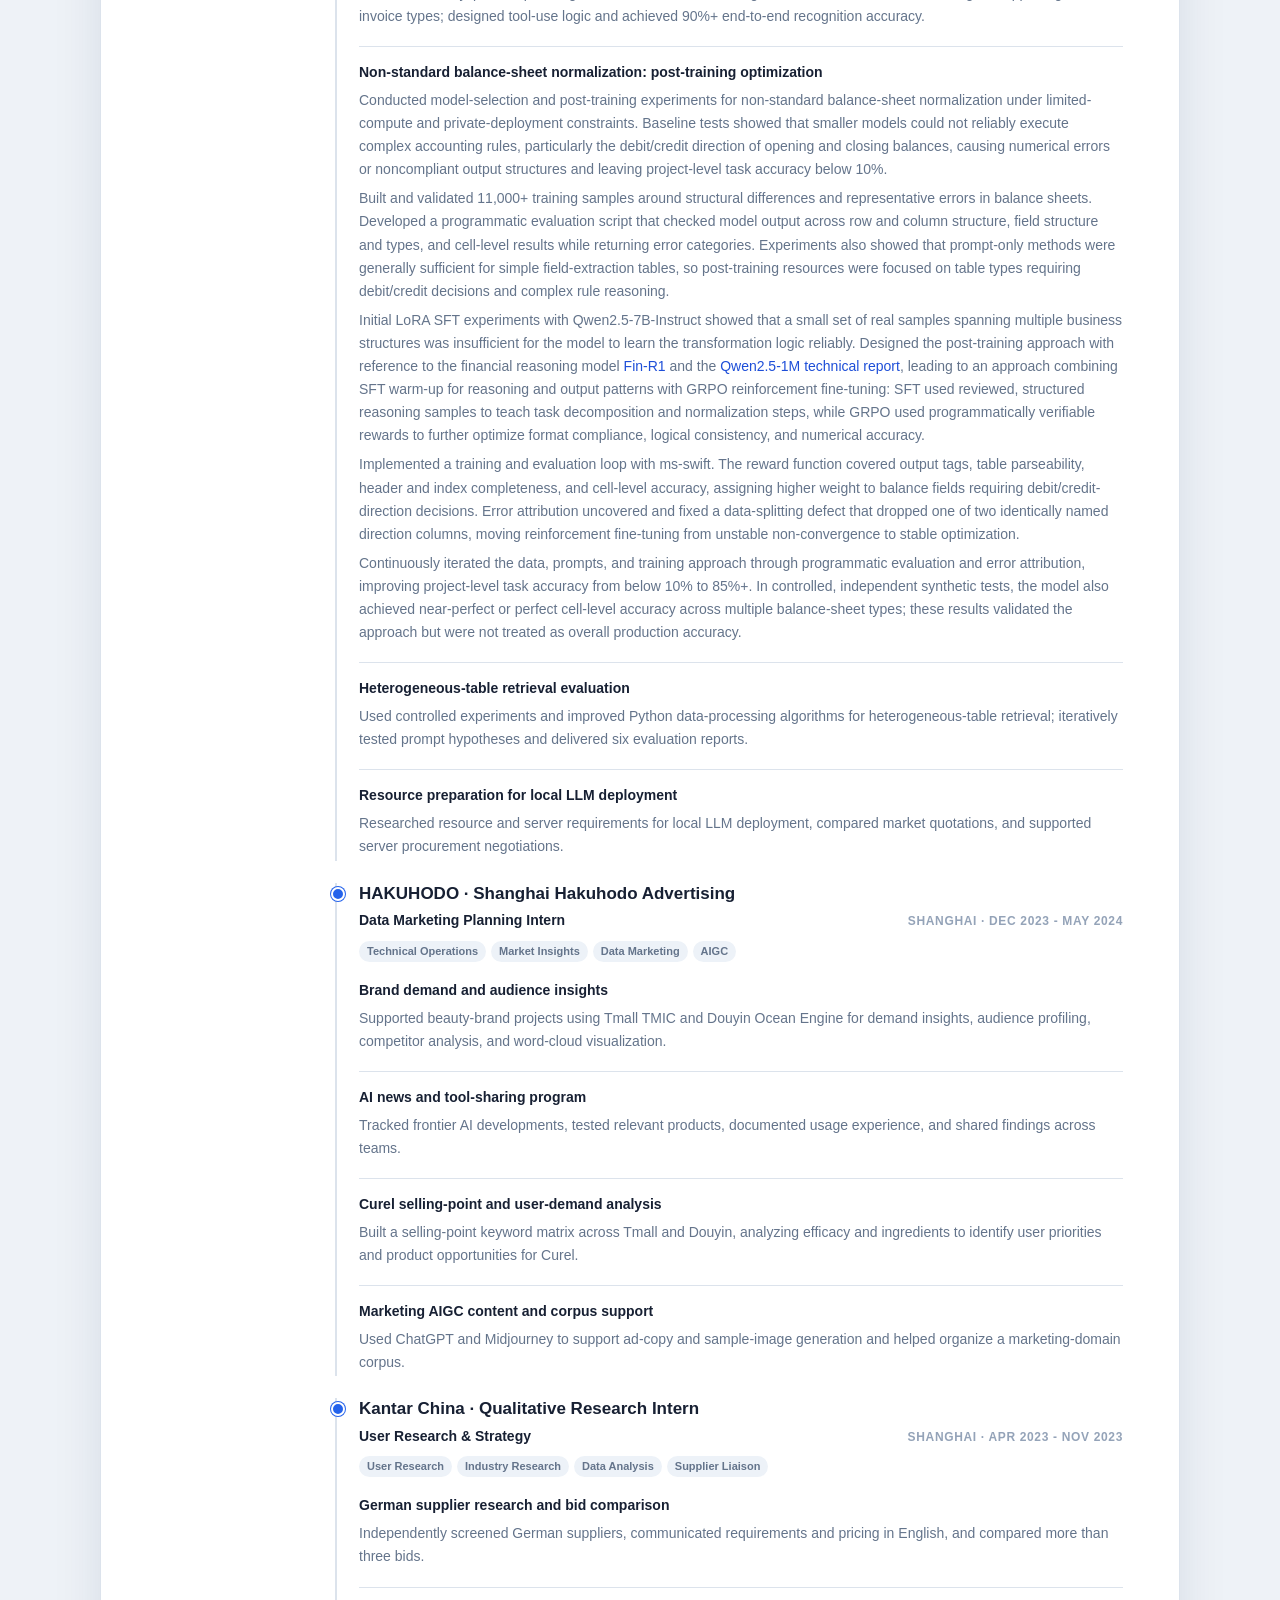
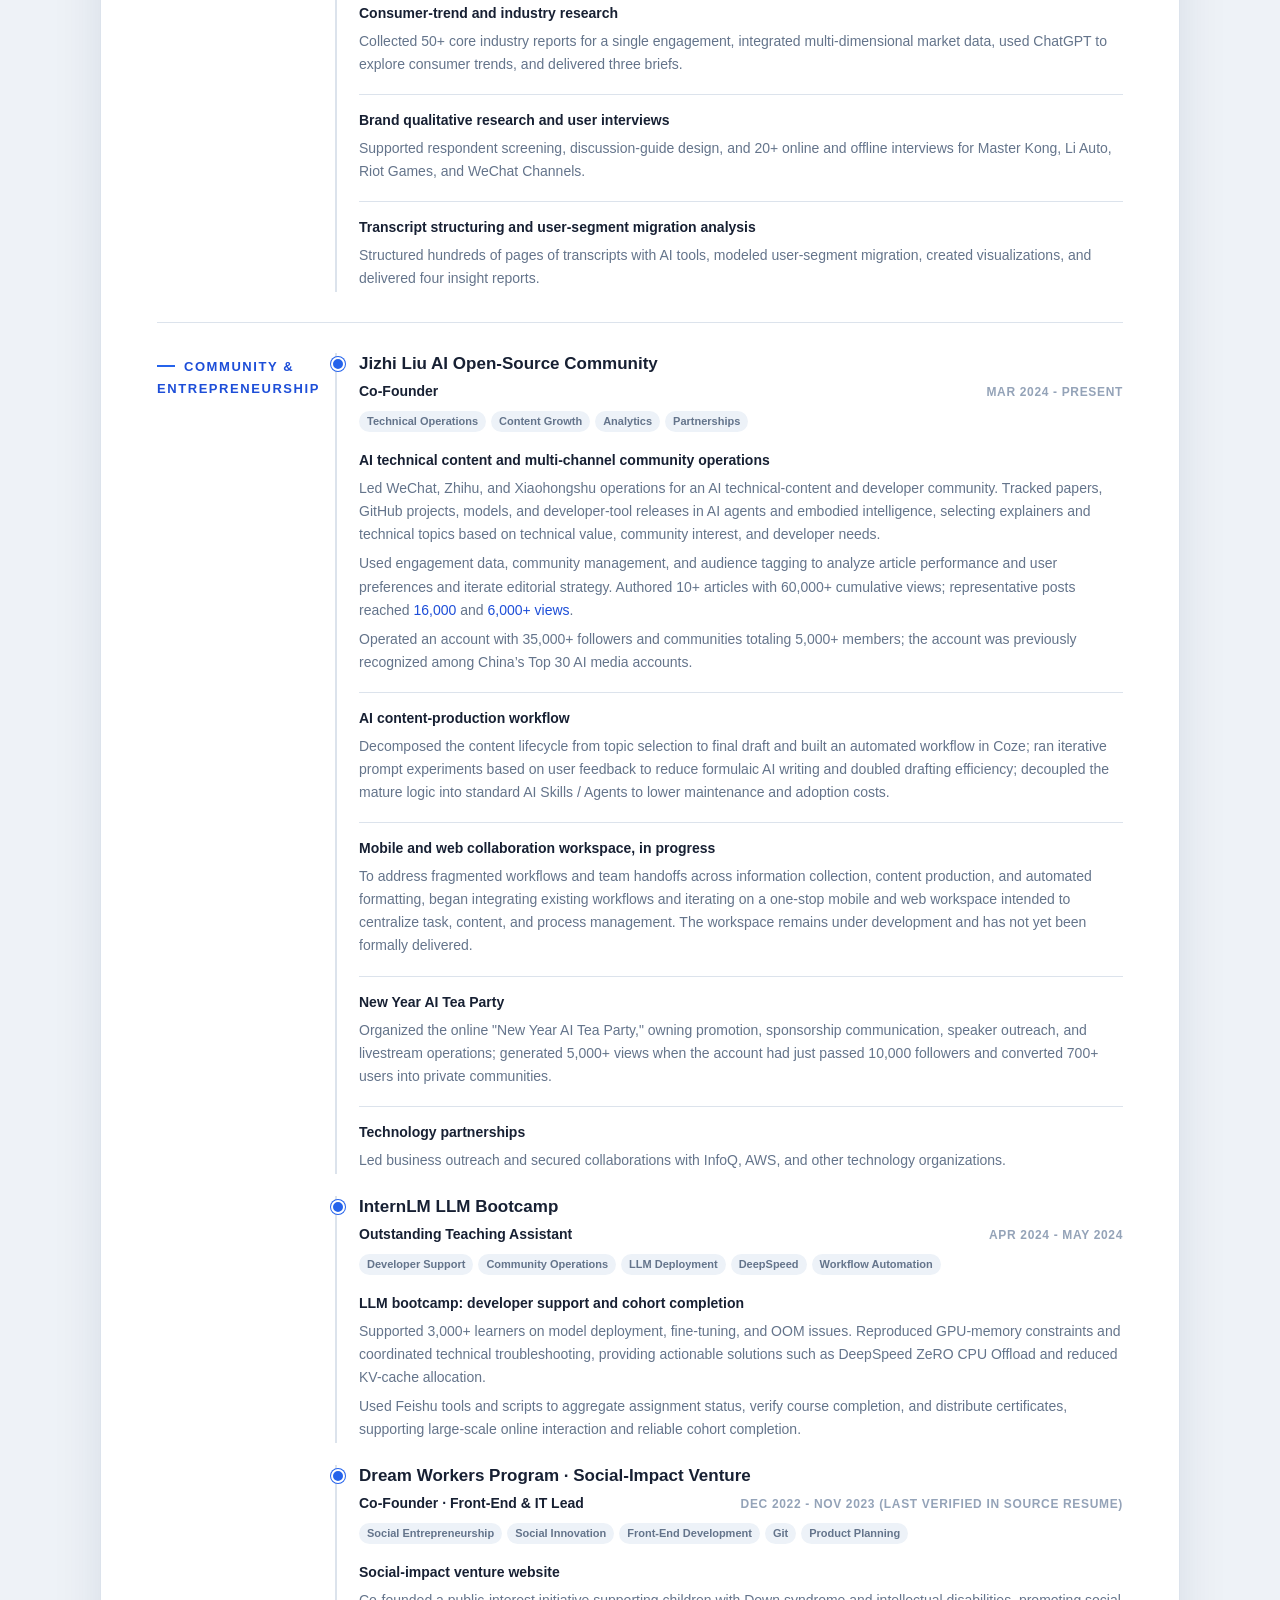
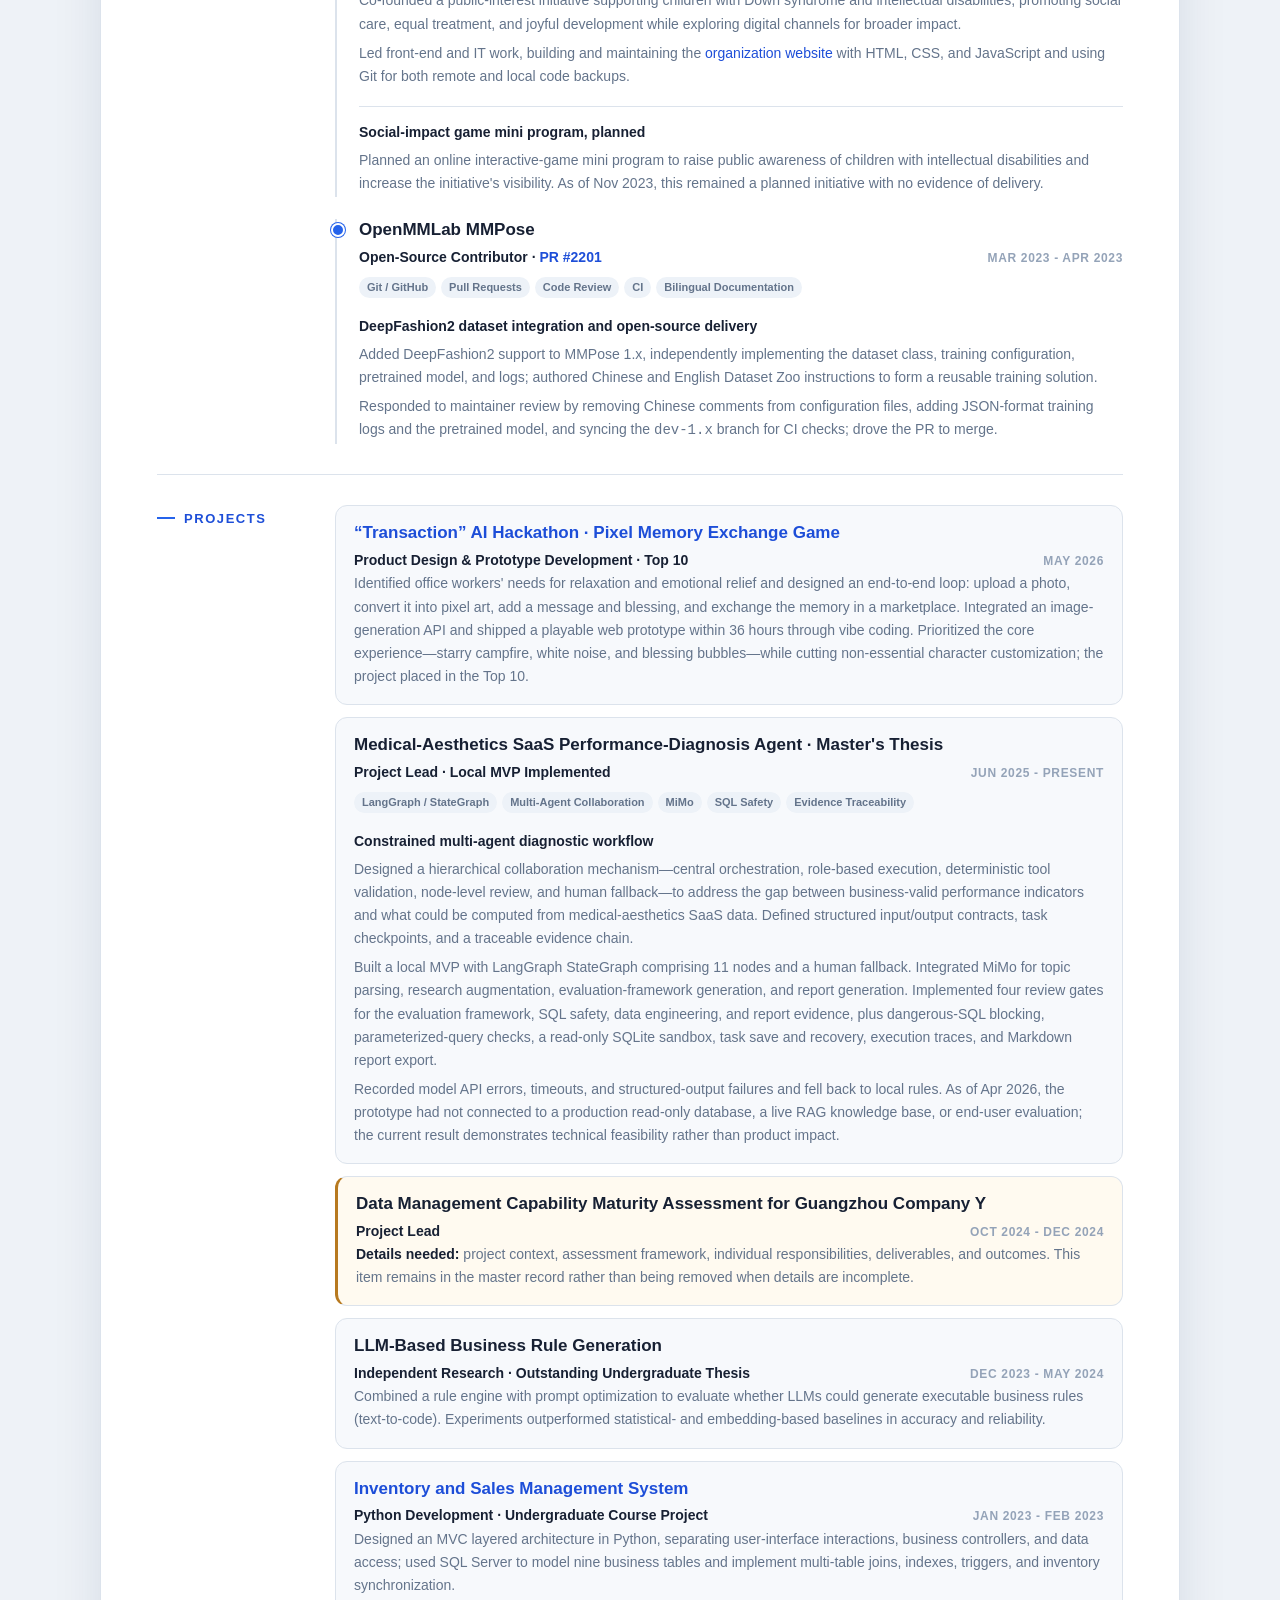
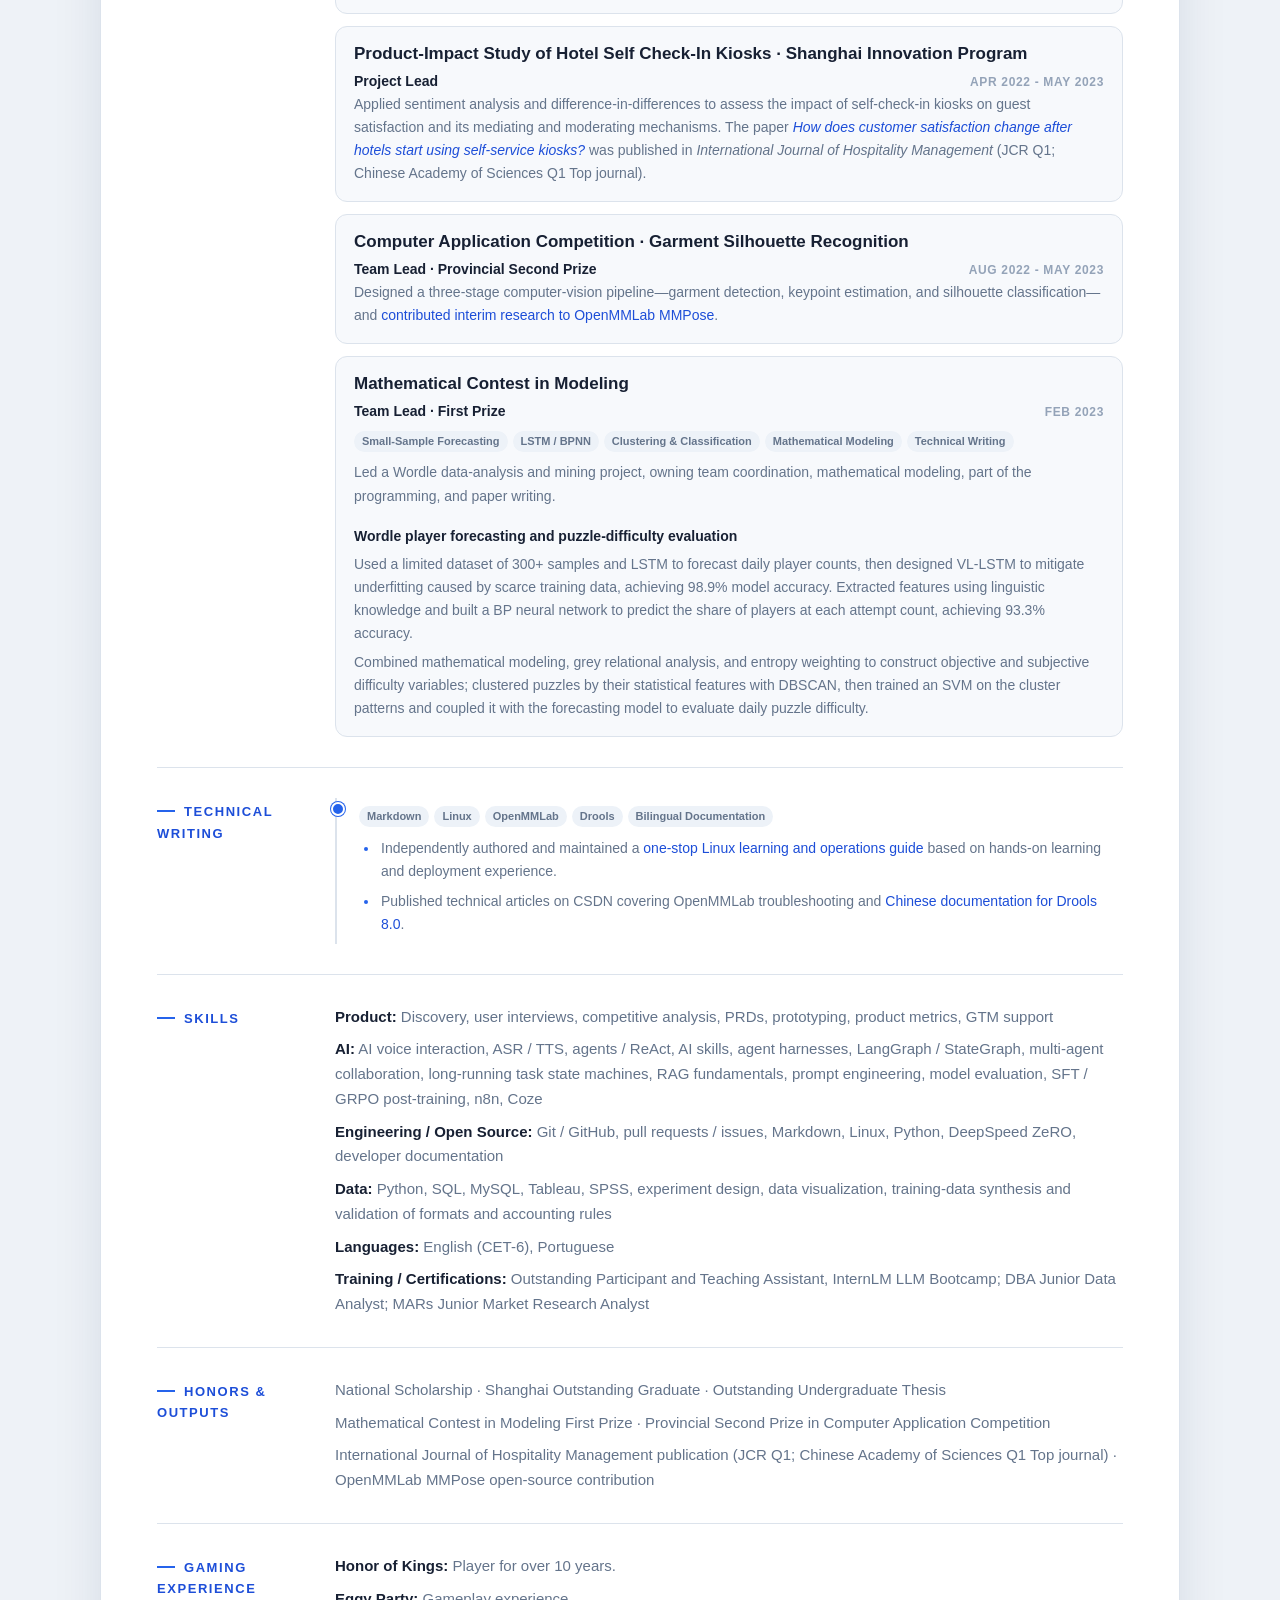
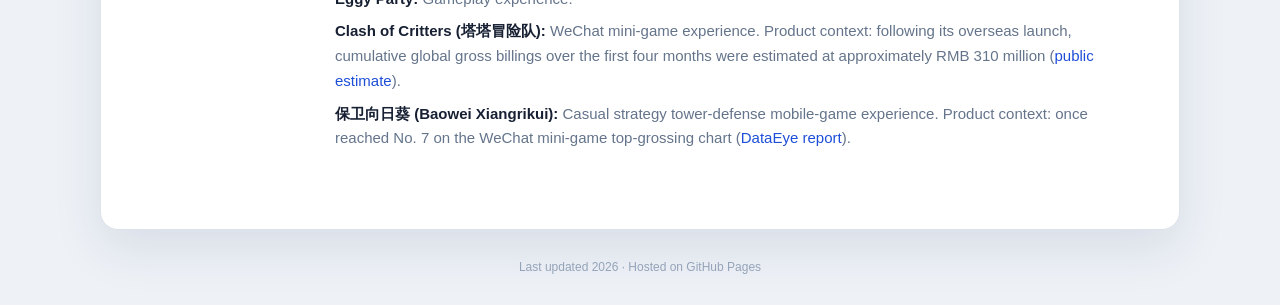
<file: index-en.html>
<!doctype html>
<html lang="en">
<head>
  <meta charset="UTF-8">
  <meta name="viewport" content="width=device-width, initial-scale=1.0">
  <meta name="description" content="Hanxiao Xiang, complete career history and master resume">
  <title>Hanxiao Xiang | Complete Career History</title>
  <link rel="stylesheet" href="style.css">
</head>
<body>
<nav class="site-nav" aria-label="Resume navigation">
  <div class="nav-inner">
    <a class="brand" href="#top">Hanxiao Xiang</a>
    <div class="nav-links">
      <a href="#experience">Experience</a>
      <a href="#community">Community</a>
      <a href="#projects">Projects</a>
      <a href="#writing">Writing</a>
      <a href="#skills">Skills</a>
    </div>
    <div class="nav-actions">
      <a class="language-switch" href="index.html">中</a>
      <button class="icon-button theme-toggle" type="button" aria-label="Toggle dark mode" title="Toggle dark mode">◐</button>
      <button class="print-button" type="button" onclick="window.print()">Export PDF</button>
    </div>
  </div>
</nav>
<main class="page">
  <header class="section row resume-header" id="top">
    <div class="col">
      <h1><span style="font-weight:700">Hanxiao</span> Xiang</h1>
      <div class="target-role">AI Products · Agent Engineering · Technical Operations · User Research</div>
    </div>
    <div class="contact-info col-right">
      <div>(+86) 139 0588 4026</div>
      <div><a href="mailto:bmhxxiang@mail.scut.edu.cn">bmhxxiang@mail.scut.edu.cn</a></div>
      <div><a href="https://github.com/ATang0729">github.com/ATang0729</a></div>
      <div><a href="index-en.html">English</a> | <a href="index.html">中文</a></div>
    </div>
  </header>

  <section class="section row" id="profile">
    <h2 class="col">Profile</h2>
    <div class="section-text col-right">
      <p class="summary">Master's candidate in Industrial Engineering and Management at South China University of Technology, with experience across AI product design, agent and skill engineering, AI voice interaction, technical operations, user research, and data analytics. Capable of owning the lifecycle from discovery, PRDs and prototypes to MVP validation and production delivery, while working deeply with ASR–LLM–TTS pipelines, state machines, workflow orchestration, model fine-tuning, and evaluation.</p>
      <div class="keyword-list"><span>AI Products</span><span>Agents / Skills</span><span>AI Voice Interaction</span><span>User Research</span><span>Fine-tuning / Evaluation</span><span>Python / SQL</span></div>
    </div>
  </section>

  <section class="section row" id="education">
    <h2 class="col">Education</h2>
    <div class="section-text col-right">
      <h3>South China University of Technology (Project 985) · MEng, Industrial Engineering and Management</h3>
      <div class="row"><div class="col light">Big Data and Digital Transformation · Guangzhou</div><div class="col-right light">Sep 2024 - Jun 2027</div></div>
    </div>
    <div class="section-text col-right">
      <h3>Donghua University (Project 211) · BSc, Information Management and Information Systems</h3>
      <div class="row"><div class="col light">Industrial Big Data and Intelligent Systems Honors Program · Shanghai</div><div class="col-right light">Sep 2020 - Jun 2024</div></div>
      <div class="desc">National Scholarship · Shanghai Outstanding Graduate · Outstanding Undergraduate Thesis</div>
    </div>
  </section>

  <section class="section row" id="experience">
    <h2 class="col">Experience</h2>
    <div class="section-text col-right experience-item">
      <h3>INTSIG Information</h3>
      <div class="row subsection"><div class="emph col">AI Office Product Intern, Enterprise IT</div><div class="col-right light">Shanghai · Jul 2026 - Present</div></div>
      <div class="entry-tags"><span>AI Products</span><span>Agent Engineering</span><span>Agent Harness</span><span>Playwright</span><span>Cross-Functional Collaboration</span><span>GEO</span></div>
      <ul class="desc project-list">
        <li class="career-project" id="intsig-geo-agent-harness"><h4>GEO digital employee: workflow design, long-running execution, and reporting</h4>
          <p>Mapped the GEO business lifecycle from research and content decomposition/distribution to performance monitoring, defining task parsing, multi-platform collection, AI evaluation, and report delivery. Packaged data collection, KPI analysis, and report generation as callable production-grade skills.</p>
          <p>Addressed multi-assistant collection jobs that took more than 10 hours, timed out, and restarted from scratch, along with platform anti-scraping constraints and blocked or unanswered WeCom bot messages. Split continuous execution into 30-minute tasks and designed Agent Harness mechanisms including a state machine, task sharding, persistent state, checkpoint resume, failure recovery, and anti-scraping measures.</p>
          <p>Separated deterministic execution from semantic decisions: scripts handled crawling, state-machine transitions, and scheduled triggers, while AI handled semantically dependent task routing, interpretation, and data labeling. For reports covering brand mention rate, first-recommendation rate, and brand mindshare, authored content-format, theme-design, and data-citation standards referenced from <code>SKILL.md</code>; defined agent roles, capability boundaries, and self-introduction behavior in <code>AGENTS.md</code>.</p>
          <p>Enabled stable long-running execution and result delivery while allowing users to ask questions, check progress, and receive milestone notifications during a task, improving the interaction experience.</p>
        </li>
        <li class="career-project" id="intsig-policy-evaluation"><h4>Risk-control digital employee: scenario design and policy-monitoring evaluation</h4>
          <p>Defined business rules, inputs/outputs, and exception handling across six security-team scenarios, designing a four-skill agent chain spanning information retrieval, risk identification, data analysis, and result delivery.</p>
          <p>Addressed policy-monitoring false positives by building an evaluation set from historical data, performing error attribution, and iterating prompts, skills, and workflows; reduced false positives from 12 per day to two or fewer.</p>
        </li>
        <li class="career-project" id="intsig-shared-collection"><h4>Multi-platform collection shared by GEO and risk-control agents</h4>
          <p>Built automated collection pipelines for Doubao, DeepSeek, Tencent Yuanbao, and other AI platforms with Python and Playwright for GEO and risk-control digital employees. Managed authenticated sessions through Browser Context and Storage State, and implemented 10+ stability measures covering selector fallback, interaction control, and access throttling.</p>
        </li>
        <li class="career-project" id="intsig-internal-data-access"><h4>Internal business-data access for digital employees</h4>
          <p>Addressed an agent sandbox that supported only HTTP and could not connect to the company's cloud database. Mapped the data-access path and required platform changes, aligned the technical approach and schedule with platform developers and operations, and continued driving prioritization until digital employees could access internal business data.</p>
        </li>
      </ul>
    </div>
    <div class="section-text col-right experience-item">
      <h3>Binglan Intelligent Technology · AI Customer Service / Outbound Calling</h3>
      <div class="row subsection"><div class="emph col">AI Product Intern</div><div class="col-right light">Shenzhen · Mar 2026 - Jun 2026</div></div>
      <div class="entry-tags"><span>AI Voice Interaction</span><span>ASR / TTS</span><span>Error Attribution</span><span>PRDs / Prototypes</span><span>Vibe Coding</span><span>Data Automation</span></div>
      <ul class="desc project-list">
        <li class="career-project" id="binglan-voice-evaluation"><h4>AI customer-service conversation evaluation and improvement</h4>
          <p>Addressed cases where users recognized the bot or found its responses unnatural in an ASR–LLM–TTS customer-service and outbound-calling product. Reviewed real call cases and attributed failures to ASR errors, model latency, wording, or tone; identified issues with conversational fillers, expressions, and abnormal model output, then configured replacement terms and post-processing rules to improve conversational naturalness and a more human-like experience.</p>
        </li>
        <li class="career-project" id="binglan-outbound-console"><h4>Multi-tenant outbound-calling system development</h4>
          <p>Contributed to development of a multi-tenant outbound-calling system for error-prone cross-system lead imports. Independently produced the system prototype and four PRDs with Codex and Figma MCP and defined tenant isolation, status transitions, and delayed initiation. After launch, lead-entry errors fell by approximately 75% and total processing time by 60%; the system was adopted by three business lines.</p>
        </li>
        <li class="career-project" id="binglan-report-automation"><h4>Business-report automation</h4>
          <p>Decomposed repetitive data collection and analysis tasks, iteratively built utility scripts through vibe coding, packaged them as callable AI skills, and integrated them into the team's agent—cutting manual report processing from over one hour to three minutes.</p>
        </li>
      </ul>
    </div>
    <div class="section-text col-right experience-item">
      <h3>XPENG AEROHT</h3>
      <div class="row subsection"><div class="emph col">Product Planning Intern</div><div class="col-right light">Guangzhou · Sep 2025 - Mar 2026</div></div>
      <div class="entry-tags"><span>Product Planning</span><span>User Research</span><span>Competitive Analysis</span><span>AI Use Cases</span></div>
      <ul class="desc project-list">
        <li class="career-project" id="xpeng-user-research"><h4>Pre-launch user-requirements research</h4>
          <p>Conducted pre-launch user interviews, translated ambiguous needs into 50+ hardware, marketing, and service-ecosystem requirements, and produced a cross-functional insight report; designed follow-up research and interview guides for unresolved findings.</p>
        </li>
        <li class="career-project" id="xpeng-competitive-research"><h4>Competitive landscape and product research</h4>
          <p>Analyzed specifications, R&amp;D progress, and resource readiness across 63 competitors in five domestic and international categories through desk research and expert interviews; delivered a tiered competitive landscape report.</p>
        </li>
        <li class="career-project" id="xpeng-ai-insight-tools"><h4>AI-tool evaluation and guides for insight work</h4>
          <p>Evaluated 12 AI products across eight dimensions, mapped high-frequency department SOPs, and led three guides covering DeepSeek, ChatGPT, Nano Banana Pro, reusable use cases, and prompt templates for insight work.</p>
        </li>
        <li class="career-project" id="xpeng-market-scenarios"><h4>Vertical use-case and market-opportunity research</h4>
          <p>Assessed 12 major vertical application scenarios against product capabilities, produced one market-opportunity report, and designed three interview plans for distinct expert groups.</p>
        </li>
      </ul>
    </div>
    <div class="section-text col-right experience-item">
      <h3>Shanghai Rongcheng CPA</h3>
      <div class="row subsection"><div class="emph col">AI Product Intern</div><div class="col-right light">Shanghai · Mar 2025 - Aug 2025</div></div>
      <div class="entry-tags"><span>Agent Products</span><span>LLM Fine-Tuning</span><span>Model Evaluation</span><span>n8n</span><span>Deployment</span></div>
      <div class="desc role-summary">Led two enterprise AI products end to end, from discovery to launch on the internal platform; both were showcased externally as reference cases.</div>
      <ul class="desc project-list">
        <li class="career-project" id="rongcheng-financial-workflows"><h4>Financial-statement checking workflows and deposit-certificate automation</h4>
          <p>Worked with the business owner on an initial "financial-statement checking agent" concept, using multiple discovery discussions to decompose the checking process, rule boundaries, and accuracy and stability requirements. Identified determinism and controllability risks in an autonomous-agent approach, compared agent and workflow architectures, and drove adoption of a controllable n8n and multimodal-LLM workflow.</p>
          <p>Deployed n8n locally, integrated a multimodal-LLM API, and re-engineered SOPs for financial-statement checks and deposit-certificate recognition into a 20+ node workflow. Constrained AI output through a strict JSON-format validator and feedback mechanism; implemented field parsing, rule validation, and exception branches; and exposed Python scripts as local API services for workflow calls, reducing processing time from three minutes to seven seconds—approximately a 30× efficiency gain.</p>
        </li>
        <li class="career-project" id="rongcheng-invoice-agent"><h4>Multi-type invoice-recognition agent</h4>
          <p>Owned discovery, product planning, technical selection, UI design, and launch of a ReAct-based agent supporting five invoice types; designed tool-use logic and achieved 90%+ end-to-end recognition accuracy.</p>
        </li>
        <li class="career-project" id="rongcheng-balance-sheet-normalization"><h4>Non-standard balance-sheet normalization: post-training optimization</h4>
          <p>Conducted model-selection and post-training experiments for non-standard balance-sheet normalization under limited-compute and private-deployment constraints. Baseline tests showed that smaller models could not reliably execute complex accounting rules, particularly the debit/credit direction of opening and closing balances, causing numerical errors or noncompliant output structures and leaving project-level task accuracy below 10%.</p>
          <p>Built and validated 11,000+ training samples around structural differences and representative errors in balance sheets. Developed a programmatic evaluation script that checked model output across row and column structure, field structure and types, and cell-level results while returning error categories. Experiments also showed that prompt-only methods were generally sufficient for simple field-extraction tables, so post-training resources were focused on table types requiring debit/credit decisions and complex rule reasoning.</p>
          <p>Initial LoRA SFT experiments with Qwen2.5-7B-Instruct showed that a small set of real samples spanning multiple business structures was insufficient for the model to learn the transformation logic reliably. Designed the post-training approach with reference to the financial reasoning model <a href="https://arxiv.org/abs/2503.16252">Fin-R1</a> and the <a href="https://arxiv.org/abs/2501.15383">Qwen2.5-1M technical report</a>, leading to an approach combining SFT warm-up for reasoning and output patterns with GRPO reinforcement fine-tuning: SFT used reviewed, structured reasoning samples to teach task decomposition and normalization steps, while GRPO used programmatically verifiable rewards to further optimize format compliance, logical consistency, and numerical accuracy.</p>
          <p>Implemented a training and evaluation loop with ms-swift. The reward function covered output tags, table parseability, header and index completeness, and cell-level accuracy, assigning higher weight to balance fields requiring debit/credit-direction decisions. Error attribution uncovered and fixed a data-splitting defect that dropped one of two identically named direction columns, moving reinforcement fine-tuning from unstable non-convergence to stable optimization.</p>
          <p>Continuously iterated the data, prompts, and training approach through programmatic evaluation and error attribution, improving project-level task accuracy from below 10% to 85%+. In controlled, independent synthetic tests, the model also achieved near-perfect or perfect cell-level accuracy across multiple balance-sheet types; these results validated the approach but were not treated as overall production accuracy.</p>
        </li>
        <li class="career-project" id="rongcheng-table-retrieval"><h4>Heterogeneous-table retrieval evaluation</h4>
          <p>Used controlled experiments and improved Python data-processing algorithms for heterogeneous-table retrieval; iteratively tested prompt hypotheses and delivered six evaluation reports.</p>
        </li>
        <li class="career-project" id="rongcheng-deployment-preparation"><h4>Resource preparation for local LLM deployment</h4>
          <p>Researched resource and server requirements for local LLM deployment, compared market quotations, and supported server procurement negotiations.</p>
        </li>
      </ul>
    </div>
    <div class="section-text col-right experience-item">
      <h3>HAKUHODO · Shanghai Hakuhodo Advertising</h3>
      <div class="row subsection"><div class="emph col">Data Marketing Planning Intern</div><div class="col-right light">Shanghai · Dec 2023 - May 2024</div></div>
      <div class="entry-tags"><span>Technical Operations</span><span>Market Insights</span><span>Data Marketing</span><span>AIGC</span></div>
      <ul class="desc project-list">
        <li class="career-project" id="hakuhodo-brand-research"><h4>Brand demand and audience insights</h4>
          <p>Supported beauty-brand projects using Tmall TMIC and Douyin Ocean Engine for demand insights, audience profiling, competitor analysis, and word-cloud visualization.</p>
        </li>
        <li class="career-project" id="hakuhodo-ai-sharing"><h4>AI news and tool-sharing program</h4>
          <p>Tracked frontier AI developments, tested relevant products, documented usage experience, and shared findings across teams.</p>
        </li>
        <li class="career-project" id="hakuhodo-curel-research"><h4>Curel selling-point and user-demand analysis</h4>
          <p>Built a selling-point keyword matrix across Tmall and Douyin, analyzing efficacy and ingredients to identify user priorities and product opportunities for Curel.</p>
        </li>
        <li class="career-project" id="hakuhodo-aigc-content"><h4>Marketing AIGC content and corpus support</h4>
          <p>Used ChatGPT and Midjourney to support ad-copy and sample-image generation and helped organize a marketing-domain corpus.</p>
        </li>
      </ul>
    </div>
    <div class="section-text col-right experience-item compact-item">
      <h3>Kantar China · Qualitative Research Intern</h3>
      <div class="row subsection"><div class="emph col">User Research &amp; Strategy</div><div class="col-right light">Shanghai · Apr 2023 - Nov 2023</div></div>
      <div class="entry-tags"><span>User Research</span><span>Industry Research</span><span>Data Analysis</span><span>Supplier Liaison</span></div>
      <ul class="desc project-list">
        <li class="career-project" id="kantar-supplier-research"><h4>German supplier research and bid comparison</h4>
          <p>Independently screened German suppliers, communicated requirements and pricing in English, and compared more than three bids.</p>
        </li>
        <li class="career-project" id="kantar-industry-research"><h4>Consumer-trend and industry research</h4>
          <p>Collected 50+ core industry reports for a single engagement, integrated multi-dimensional market data, used ChatGPT to explore consumer trends, and delivered three briefs.</p>
        </li>
        <li class="career-project" id="kantar-user-interviews"><h4>Brand qualitative research and user interviews</h4>
          <p>Supported respondent screening, discussion-guide design, and 20+ online and offline interviews for Master Kong, Li Auto, Riot Games, and WeChat Channels.</p>
        </li>
        <li class="career-project" id="kantar-transcript-analysis"><h4>Transcript structuring and user-segment migration analysis</h4>
          <p>Structured hundreds of pages of transcripts with AI tools, modeled user-segment migration, created visualizations, and delivered four insight reports.</p>
        </li>
      </ul>
    </div>
  </section>

  <section class="section row" id="community">
    <h2 class="col">Community &amp; Entrepreneurship</h2>
    <div class="section-text col-right experience-item">
      <h3>Jizhi Liu AI Open-Source Community</h3>
      <div class="row subsection"><div class="emph col">Co-Founder</div><div class="col-right light">Mar 2024 - Present</div></div>
      <div class="entry-tags"><span>Technical Operations</span><span>Content Growth</span><span>Analytics</span><span>Partnerships</span></div>
      <ul class="desc project-list">
        <li class="career-project" id="jizhiliu-content-community"><h4>AI technical content and multi-channel community operations</h4>
          <p>Led WeChat, Zhihu, and Xiaohongshu operations for an AI technical-content and developer community. Tracked papers, GitHub projects, models, and developer-tool releases in AI agents and embodied intelligence, selecting explainers and technical topics based on technical value, community interest, and developer needs.</p>
          <p>Used engagement data, community management, and audience tagging to analyze article performance and user preferences and iterate editorial strategy. Authored 10+ articles with 60,000+ cumulative views; representative posts reached <a href="https://mp.weixin.qq.com/s/R7m80kUKxb2k_AQLjPF5NQ">16,000</a> and <a href="https://mp.weixin.qq.com/s/jMSw3ZjMWFb1CSlvLbwCTQ">6,000+ views</a>.</p>
          <p>Operated an account with 35,000+ followers and communities totaling 5,000+ members; the account was previously recognized among China’s Top 30 AI media accounts.</p>
        </li>
        <li class="career-project" id="jizhiliu-content-workflow"><h4>AI content-production workflow</h4>
          <p>Decomposed the content lifecycle from topic selection to final draft and built an automated workflow in Coze; ran iterative prompt experiments based on user feedback to reduce formulaic AI writing and doubled drafting efficiency; decoupled the mature logic into standard AI Skills / Agents to lower maintenance and adoption costs.</p>
        </li>
        <li class="career-project" id="jizhiliu-workspace"><h4>Mobile and web collaboration workspace, in progress</h4>
          <p>To address fragmented workflows and team handoffs across information collection, content production, and automated formatting, began integrating existing workflows and iterating on a one-stop mobile and web workspace intended to centralize task, content, and process management. The workspace remains under development and has not yet been formally delivered.</p>
        </li>
        <li class="career-project" id="jizhiliu-ai-tea-party"><h4>New Year AI Tea Party</h4>
          <p>Organized the online "New Year AI Tea Party," owning promotion, sponsorship communication, speaker outreach, and livestream operations; generated 5,000+ views when the account had just passed 10,000 followers and converted 700+ users into private communities.</p>
        </li>
        <li class="career-project" id="jizhiliu-partnerships"><h4>Technology partnerships</h4>
          <p>Led business outreach and secured collaborations with InfoQ, AWS, and other technology organizations.</p>
        </li>
      </ul>
    </div>
    <div class="section-text col-right experience-item">
      <h3>InternLM LLM Bootcamp</h3>
      <div class="row subsection"><div class="emph col">Outstanding Teaching Assistant</div><div class="col-right light">Apr 2024 - May 2024</div></div>
      <div class="entry-tags"><span>Developer Support</span><span>Community Operations</span><span>LLM Deployment</span><span>DeepSpeed</span><span>Workflow Automation</span></div>
      <ul class="desc project-list">
        <li class="career-project" id="internlm-bootcamp-support"><h4>LLM bootcamp: developer support and cohort completion</h4>
          <p>Supported 3,000+ learners on model deployment, fine-tuning, and OOM issues. Reproduced GPU-memory constraints and coordinated technical troubleshooting, providing actionable solutions such as DeepSpeed ZeRO CPU Offload and reduced KV-cache allocation.</p>
          <p>Used Feishu tools and scripts to aggregate assignment status, verify course completion, and distribute certificates, supporting large-scale online interaction and reliable cohort completion.</p>
        </li>
      </ul>
    </div>
    <div class="section-text col-right experience-item">
      <h3>Dream Workers Program · Social-Impact Venture</h3>
      <div class="row subsection"><div class="emph col">Co-Founder · Front-End &amp; IT Lead</div><div class="col-right light">Dec 2022 - Nov 2023 (last verified in source resume)</div></div>
      <div class="entry-tags"><span>Social Entrepreneurship</span><span>Social Innovation</span><span>Front-End Development</span><span>Git</span><span>Product Planning</span></div>
      <ul class="desc project-list">
        <li class="career-project" id="dreamworkers-website"><h4>Social-impact venture website</h4>
          <p>Co-founded a public-interest initiative supporting children with Down syndrome and intellectual disabilities, promoting social care, equal treatment, and joyful development while exploring digital channels for broader impact.</p>
          <p>Led front-end and IT work, building and maintaining the <a href="https://www.dream-workers.cc/">organization website</a> with HTML, CSS, and JavaScript and using Git for both remote and local code backups.</p>
        </li>
        <li class="career-project" id="dreamworkers-miniprogram"><h4>Social-impact game mini program, planned</h4>
          <p>Planned an online interactive-game mini program to raise public awareness of children with intellectual disabilities and increase the initiative's visibility. As of Nov 2023, this remained a planned initiative with no evidence of delivery.</p>
        </li>
      </ul>
    </div>
    <div class="section-text col-right experience-item">
      <h3>OpenMMLab MMPose</h3>
      <div class="row subsection"><div class="emph col">Open-Source Contributor · <a href="https://github.com/open-mmlab/mmpose/pull/2201">PR #2201</a></div><div class="col-right light">Mar 2023 - Apr 2023</div></div>
      <div class="entry-tags"><span>Git / GitHub</span><span>Pull Requests</span><span>Code Review</span><span>CI</span><span>Bilingual Documentation</span></div>
      <ul class="desc project-list">
        <li class="career-project" id="mmpose-deepfashion2"><h4>DeepFashion2 dataset integration and open-source delivery</h4>
          <p>Added DeepFashion2 support to MMPose 1.x, independently implementing the dataset class, training configuration, pretrained model, and logs; authored Chinese and English Dataset Zoo instructions to form a reusable training solution.</p>
          <p>Responded to maintainer review by removing Chinese comments from configuration files, adding JSON-format training logs and the pretrained model, and syncing the <code>dev-1.x</code> branch for CI checks; drove the PR to merge.</p>
        </li>
      </ul>
    </div>
  </section>

  <section class="section row" id="projects">
    <h2 class="col">Projects</h2>
    <div class="section-text col-right project-item">
      <h3><a href="https://atang0729.github.io/laket/app.html">“Transaction” AI Hackathon · Pixel Memory Exchange Game</a></h3>
      <div class="row subsection"><div class="emph col">Product Design &amp; Prototype Development · Top 10</div><div class="col-right light">May 2026</div></div>
      <div class="desc">Identified office workers' needs for relaxation and emotional relief and designed an end-to-end loop: upload a photo, convert it into pixel art, add a message and blessing, and exchange the memory in a marketplace. Integrated an image-generation API and shipped a playable web prototype within 36 hours through vibe coding. Prioritized the core experience—starry campfire, white noise, and blessing bubbles—while cutting non-essential character customization; the project placed in the Top 10.</div>
    </div>
    <div class="section-text col-right project-item long-project" id="medical-aesthetics-diagnostic-agent">
      <h3>Medical-Aesthetics SaaS Performance-Diagnosis Agent · Master's Thesis</h3>
      <div class="row subsection"><div class="emph col">Project Lead · Local MVP Implemented</div><div class="col-right light">Jun 2025 - Present</div></div>
      <div class="entry-tags"><span>LangGraph / StateGraph</span><span>Multi-Agent Collaboration</span><span>MiMo</span><span>SQL Safety</span><span>Evidence Traceability</span></div>
      <ul class="desc project-list">
        <li class="career-project" id="medical-aesthetics-agent-workflow"><h4>Constrained multi-agent diagnostic workflow</h4>
          <p>Designed a hierarchical collaboration mechanism—central orchestration, role-based execution, deterministic tool validation, node-level review, and human fallback—to address the gap between business-valid performance indicators and what could be computed from medical-aesthetics SaaS data. Defined structured input/output contracts, task checkpoints, and a traceable evidence chain.</p>
          <p>Built a local MVP with LangGraph StateGraph comprising 11 nodes and a human fallback. Integrated MiMo for topic parsing, research augmentation, evaluation-framework generation, and report generation. Implemented four review gates for the evaluation framework, SQL safety, data engineering, and report evidence, plus dangerous-SQL blocking, parameterized-query checks, a read-only SQLite sandbox, task save and recovery, execution traces, and Markdown report export.</p>
          <p>Recorded model API errors, timeouts, and structured-output failures and fell back to local rules. As of Apr 2026, the prototype had not connected to a production read-only database, a live RAG knowledge base, or end-user evaluation; the current result demonstrates technical feasibility rather than product impact.</p>
        </li>
      </ul>
    </div>
    <div class="section-text col-right project-item needs-detail">
      <h3>Data Management Capability Maturity Assessment for Guangzhou Company Y</h3>
      <div class="row subsection"><div class="emph col">Project Lead</div><div class="col-right light">Oct 2024 - Dec 2024</div></div>
      <div class="desc"><b>Details needed:</b> project context, assessment framework, individual responsibilities, deliverables, and outcomes. This item remains in the master record rather than being removed when details are incomplete.</div>
    </div>
    <div class="section-text col-right project-item">
      <h3>LLM-Based Business Rule Generation</h3>
      <div class="row subsection"><div class="emph col">Independent Research · Outstanding Undergraduate Thesis</div><div class="col-right light">Dec 2023 - May 2024</div></div>
      <div class="desc">Combined a rule engine with prompt optimization to evaluate whether LLMs could generate executable business rules (text-to-code). Experiments outperformed statistical- and embedding-based baselines in accuracy and reliability.</div>
    </div>
    <div class="section-text col-right project-item">
      <h3><a href="https://github.com/ATang0729/Inventory-Sales-Management-System">Inventory and Sales Management System</a></h3>
      <div class="row subsection"><div class="emph col">Python Development · Undergraduate Course Project</div><div class="col-right light">Jan 2023 - Feb 2023</div></div>
      <div class="desc">Designed an MVC layered architecture in Python, separating user-interface interactions, business controllers, and data access; used SQL Server to model nine business tables and implement multi-table joins, indexes, triggers, and inventory synchronization.</div>
    </div>
    <div class="section-text col-right project-item">
      <h3>Product-Impact Study of Hotel Self Check-In Kiosks · Shanghai Innovation Program</h3>
      <div class="row subsection"><div class="emph col">Project Lead</div><div class="col-right light">Apr 2022 - May 2023</div></div>
      <div class="desc">Applied sentiment analysis and difference-in-differences to assess the impact of self-check-in kiosks on guest satisfaction and its mediating and moderating mechanisms. The paper <a href="https://www.sciencedirect.com/science/article/pii/S0278431924001841"><em>How does customer satisfaction change after hotels start using self-service kiosks?</em></a> was published in <em>International Journal of Hospitality Management</em> (JCR Q1; Chinese Academy of Sciences Q1 Top journal).</div>
    </div>
    <div class="section-text col-right project-item">
      <h3>Computer Application Competition · Garment Silhouette Recognition</h3>
      <div class="row subsection"><div class="emph col">Team Lead · Provincial Second Prize</div><div class="col-right light">Aug 2022 - May 2023</div></div>
      <div class="desc">Designed a three-stage computer-vision pipeline—garment detection, keypoint estimation, and silhouette classification—and <a href="https://github.com/open-mmlab/mmpose/pull/2201">contributed interim research to OpenMMLab MMPose</a>.</div>
    </div>
    <div class="section-text col-right project-item">
      <h3>Mathematical Contest in Modeling</h3>
      <div class="row subsection"><div class="emph col">Team Lead · First Prize</div><div class="col-right light">Feb 2023</div></div>
      <div class="entry-tags"><span>Small-Sample Forecasting</span><span>LSTM / BPNN</span><span>Clustering &amp; Classification</span><span>Mathematical Modeling</span><span>Technical Writing</span></div>
      <div class="desc role-summary">Led a Wordle data-analysis and mining project, owning team coordination, mathematical modeling, part of the programming, and paper writing.</div>
      <ul class="desc project-list">
        <li class="career-project" id="mcm-wordle-modeling"><h4>Wordle player forecasting and puzzle-difficulty evaluation</h4>
          <p>Used a limited dataset of 300+ samples and LSTM to forecast daily player counts, then designed VL-LSTM to mitigate underfitting caused by scarce training data, achieving 98.9% model accuracy. Extracted features using linguistic knowledge and built a BP neural network to predict the share of players at each attempt count, achieving 93.3% accuracy.</p>
          <p>Combined mathematical modeling, grey relational analysis, and entropy weighting to construct objective and subjective difficulty variables; clustered puzzles by their statistical features with DBSCAN, then trained an SVM on the cluster patterns and coupled it with the forecasting model to evaluate daily puzzle difficulty.</p>
        </li>
      </ul>
    </div>
  </section>

  <section class="section row" id="writing">
    <h2 class="col">Technical Writing</h2>
    <div class="section-text col-right experience-item">
      <div class="entry-tags"><span>Markdown</span><span>Linux</span><span>OpenMMLab</span><span>Drools</span><span>Bilingual Documentation</span></div>
      <ul class="desc">
        <li>Independently authored and maintained a <a href="https://hanxiaos-organization.gitbook.io/one-stop-linux-learning-and-operating-notes">one-stop Linux learning and operations guide</a> based on hands-on learning and deployment experience.</li>
        <li>Published technical articles on CSDN covering OpenMMLab troubleshooting and <a href="https://blog.csdn.net/A_No2Tang/article/details/134962191?spm=1011.2415.3001.5331">Chinese documentation for Drools 8.0</a>.</li>
      </ul>
    </div>
  </section>

  <section class="section row" id="skills">
    <h2 class="col">Skills</h2>
    <div class="section-text col-right skills-grid">
      <div><b>Product:</b> Discovery, user interviews, competitive analysis, PRDs, prototyping, product metrics, GTM support</div>
      <div><b>AI:</b> AI voice interaction, ASR / TTS, agents / ReAct, AI skills, agent harnesses, LangGraph / StateGraph, multi-agent collaboration, long-running task state machines, RAG fundamentals, prompt engineering, model evaluation, SFT / GRPO post-training, n8n, Coze</div>
      <div><b>Engineering / Open Source:</b> Git / GitHub, pull requests / issues, Markdown, Linux, Python, DeepSpeed ZeRO, developer documentation</div>
      <div><b>Data:</b> Python, SQL, MySQL, Tableau, SPSS, experiment design, data visualization, training-data synthesis and validation of formats and accounting rules</div>
      <div><b>Languages:</b> English (CET-6), Portuguese</div>
      <div><b>Training / Certifications:</b> Outstanding Participant and Teaching Assistant, InternLM LLM Bootcamp; DBA Junior Data Analyst; MARs Junior Market Research Analyst</div>
    </div>
  </section>

  <section class="section row" id="honors">
    <h2 class="col">Honors &amp; Outputs</h2>
    <div class="section-text col-right skills-grid">
      <div>National Scholarship · Shanghai Outstanding Graduate · Outstanding Undergraduate Thesis</div>
      <div>Mathematical Contest in Modeling First Prize · Provincial Second Prize in Computer Application Competition</div>
      <div>International Journal of Hospitality Management publication (JCR Q1; Chinese Academy of Sciences Q1 Top journal) · OpenMMLab MMPose open-source contribution</div>
    </div>
  </section>
  <section class="section row" id="gaming">
    <h2 class="col">Gaming Experience</h2>
    <div class="section-text col-right skills-grid">
      <div id="gaming-honor-of-kings"><b>Honor of Kings:</b> Player for over 10 years.</div>
      <div id="gaming-eggy-party"><b>Eggy Party:</b> Gameplay experience.</div>
      <div id="gaming-clash-of-critters"><b>Clash of Critters (塔塔冒险队):</b> WeChat mini-game experience. Product context: following its overseas launch, cumulative global gross billings over the first four months were estimated at approximately RMB 310 million (<a href="https://www.taptap.cn/moment/851770671959638343">public estimate</a>).</div>
      <div id="gaming-sunflower-defense"><b>保卫向日葵 (Baowei Xiangrikui):</b> Casual strategy tower-defense mobile-game experience. Product context: once reached No. 7 on the WeChat mini-game top-grossing chart (<a href="https://www.36kr.com/p/3094931973093764">DataEye report</a>).</div>
    </div>
  </section>
</main>
<footer class="site-footer">Last updated 2026 · Hosted on GitHub Pages</footer>
<script src="resume.js"></script>
</body>
</html>
</file>
<file: style.css>
:root {
  color-scheme: light;
  --bg: #eef2f7;
  --surface: #ffffff;
  --surface-soft: #f7f9fc;
  --text: #172033;
  --muted: #64748b;
  --faint: #94a3b8;
  --line: #dce3ec;
  --accent: #2563eb;
  --accent-strong: #1d4ed8;
  --accent-soft: #eaf1ff;
  --tag-bg: #edf2f8;
  --warning: #b7791f;
  --warning-bg: #fffaf0;
  --shadow: 0 18px 50px rgba(24, 39, 75, .10);
}

:root[data-theme="dark"] {
  color-scheme: dark;
  --bg: #0c1220;
  --surface: #111a2b;
  --surface-soft: #172238;
  --text: #e7edf7;
  --muted: #a6b3c5;
  --faint: #738198;
  --line: #29364a;
  --accent: #6ea8fe;
  --accent-strong: #9bc2ff;
  --accent-soft: #182b4d;
  --tag-bg: #202d42;
  --warning: #f2c66d;
  --warning-bg: #292315;
  --shadow: 0 20px 60px rgba(0, 0, 0, .32);
}

* { box-sizing: border-box; }
html { scroll-behavior: smooth; scroll-padding-top: 82px; }

body {
  margin: 0;
  background: var(--bg);
  color: var(--text);
  font: 15px/1.65 -apple-system, BlinkMacSystemFont, "Segoe UI", Arial, "PingFang SC", "Microsoft YaHei", sans-serif;
  -webkit-font-smoothing: antialiased;
  transition: background .2s ease, color .2s ease;
}

a { color: var(--accent-strong); text-decoration: none; }
a:hover { text-decoration: underline; text-underline-offset: 3px; }

.site-nav {
  position: sticky;
  z-index: 30;
  top: 0;
  border-bottom: 1px solid color-mix(in srgb, var(--line) 80%, transparent);
  background: color-mix(in srgb, var(--surface) 88%, transparent);
  backdrop-filter: blur(14px);
  -webkit-backdrop-filter: blur(14px);
}

.nav-inner {
  display: flex;
  align-items: center;
  gap: 28px;
  width: min(1080px, calc(100% - 32px));
  min-height: 60px;
  margin: 0 auto;
}

.brand { color: var(--text); font-weight: 750; letter-spacing: .02em; white-space: nowrap; }
.brand:hover { color: var(--accent); text-decoration: none; }
.nav-links { display: flex; gap: 22px; margin-right: auto; }
.nav-links a { color: var(--muted); font-size: 14px; font-weight: 600; }
.nav-links a:hover { color: var(--accent); text-decoration: none; }
.nav-actions { display: flex; align-items: center; gap: 9px; }

.language-switch,
.icon-button,
.print-button {
  display: inline-flex;
  align-items: center;
  justify-content: center;
  min-height: 34px;
  border: 1px solid var(--line);
  border-radius: 9px;
  background: var(--surface);
  color: var(--text);
  font: inherit;
  font-size: 13px;
  font-weight: 650;
  cursor: pointer;
}

.language-switch { min-width: 38px; padding: 0 9px; }
.icon-button { width: 36px; padding: 0; }
.print-button { padding: 0 13px; border-color: var(--accent); background: var(--accent); color: white; }
.language-switch:hover, .icon-button:hover { border-color: var(--accent); color: var(--accent); text-decoration: none; }
.print-button:hover { background: var(--accent-strong); text-decoration: none; }

.page {
  width: min(1080px, calc(100% - 32px));
  min-height: 100vh;
  margin: 28px auto;
  padding: 42px 56px 48px;
  border: 1px solid var(--line);
  border-radius: 18px;
  background: var(--surface);
  box-shadow: var(--shadow);
}

.section {
  display: grid;
  grid-template-columns: 150px minmax(0, 1fr);
  column-gap: 28px;
  padding: 30px 0;
  border-bottom: 1px solid var(--line);
}
.section:last-child { border-bottom: 0; }

.resume-header {
  display: flex;
  align-items: flex-start;
  justify-content: space-between;
  gap: 32px;
  padding-top: 4px;
}

h1 {
  margin: 0;
  color: var(--text);
  font: 760 42px/1.15 Georgia, "Songti SC", serif;
  letter-spacing: -.025em;
}
h1::after {
  display: block;
  width: 54px;
  height: 4px;
  margin-top: 12px;
  border-radius: 999px;
  background: var(--accent);
  content: "";
}

.target-role { margin-top: 14px; color: var(--muted); font-size: 15px; font-weight: 650; letter-spacing: .02em; }
.contact-info { color: var(--muted); font-size: 14px; line-height: 1.8; text-align: right; }
.contact-info a { padding: 0; }

h2 {
  grid-column: 1;
  align-self: start;
  margin: 3px 0 0;
  color: var(--accent-strong);
  font-size: 13px;
  font-weight: 800;
  letter-spacing: .12em;
  text-transform: uppercase;
}
h2::before { display: inline-block; width: 18px; height: 2px; margin: 0 9px 4px 0; background: var(--accent); content: ""; }

.section-text {
  grid-column: 2;
  width: auto;
  min-width: 0;
  margin: 0 0 22px;
  padding: 0;
}
.section-text:last-child { margin-bottom: 0; }

h3 {
  margin: 0;
  color: var(--text);
  font-size: 17px;
  font-weight: 760;
  line-height: 1.35;
}

.section-text .row,
.subsection {
  display: flex;
  align-items: baseline;
  justify-content: space-between;
  gap: 20px;
}
.subsection { margin: 4px 0 0; }
.emph { color: var(--text); font-size: 14px; font-weight: 620; }
.light { color: var(--faint); font-size: 12px; font-weight: 600; letter-spacing: .055em; text-transform: uppercase; white-space: nowrap; }

.summary { margin: 0; color: var(--muted); font-size: 16px; line-height: 1.75; }
.keyword-list,
.entry-tags { display: flex; flex-wrap: wrap; gap: 7px; }
.keyword-list { margin-top: 15px; }
.keyword-list span,
.entry-tags span {
  border: 1px solid color-mix(in srgb, var(--accent) 22%, var(--line));
  border-radius: 999px;
  background: var(--accent-soft);
  color: var(--accent-strong);
  font-size: 12px;
  font-weight: 650;
  line-height: 21px;
  padding: 0 9px;
}
.entry-tags { gap: 5px; margin-top: 8px; }
.entry-tags span { border-color: transparent; background: var(--tag-bg); color: var(--muted); font-size: 11px; line-height: 19px; padding: 0 7px; }

.desc { color: var(--muted); font-size: 14px; }
.role-summary { margin-top: 9px; }
ul.desc { margin: 10px 0 0; padding-left: 20px; }
.desc li { margin-bottom: 6px; padding-left: 2px; }
.desc li::marker { color: var(--accent); }
.desc b { color: var(--text); font-weight: 700; }

/* The master groups complete project stories within each employer. */
ul.project-list { list-style: none; padding-left: 0; }
.project-list > .career-project { margin: 18px 0 0; padding: 0; }
.project-list > .career-project + .career-project { padding-top: 15px; border-top: 1px solid var(--line); }
.career-project h4 { margin: 0 0 6px; color: var(--text); font-size: 14px; line-height: 1.5; }
.career-project p { margin: 6px 0 0; }

.experience-item {
  position: relative;
  padding: 0 0 2px 22px;
  border-left: 2px solid var(--line);
}
.experience-item::before {
  position: absolute;
  top: 4px;
  left: -6px;
  width: 10px;
  height: 10px;
  border: 2px solid var(--surface);
  border-radius: 50%;
  background: var(--accent);
  box-shadow: 0 0 0 1px var(--accent);
  content: "";
}

.project-item {
  padding: 16px 18px;
  border: 1px solid var(--line);
  border-radius: 12px;
  background: var(--surface-soft);
}
.project-item + .project-item { margin-top: -10px; }
.project-item:hover { border-color: color-mix(in srgb, var(--accent) 45%, var(--line)); }
.needs-detail { border-left: 3px solid var(--warning); background: var(--warning-bg); }
.skills-grid { display: grid; gap: 8px; color: var(--muted); }
.skills-grid b { color: var(--text); }

.site-footer { padding: 0 16px 30px; color: var(--faint); font-size: 12px; text-align: center; }

@media (max-width: 760px) {
  html { scroll-padding-top: 66px; }
  .nav-inner { width: calc(100% - 24px); gap: 12px; }
  .nav-links { display: none; }
  .brand { margin-right: auto; }
  .print-button { display: none; }
  .page { width: 100%; margin: 0; padding: 30px 22px 40px; border: 0; border-radius: 0; box-shadow: none; }
  .resume-header { flex-direction: column; gap: 18px; }
  .contact-info { text-align: left; }
  h1 { font-size: 36px; }
  .section { grid-template-columns: 1fr; row-gap: 18px; padding: 26px 0; }
  h2, .section-text { grid-column: 1; }
  .section-text .row, .subsection { align-items: flex-start; flex-direction: column; gap: 2px; }
  .light { white-space: normal; }
  .experience-item { padding-left: 17px; }
}

@page { size: A4; margin: 0; }

@media print {
  :root, :root[data-theme="dark"] {
    --surface: #fff;
    --surface-soft: #fff;
    --text: #111827;
    --muted: #4b5563;
    --faint: #a0a7b2;
    --line: #d8dde5;
    --accent: #1d4ed8;
    --accent-strong: #1e40af;
    --accent-soft: #eef4ff;
    --tag-bg: #f0f2f5;
    --warning: #a16207;
    --warning-bg: #fffbeb;
  }
  body { background: #fff; font-size: 9pt; line-height: 1.45; }
  .site-nav, .site-footer { display: none !important; }
  .page { width: 210mm; min-height: 0; margin: 0; padding: 10mm 13mm; border: 0; border-radius: 0; box-shadow: none; }
  .section { grid-template-columns: 28mm minmax(0, 1fr); column-gap: 5mm; padding: 4mm 0; }
  .resume-header { flex-direction: row; align-items: flex-start; padding-top: 0; }
  .contact-info { text-align: right; }
  h2 { grid-column: 1; }
  .section-text { grid-column: 2; }
  .section-text .row, .subsection { align-items: baseline; flex-direction: row; }
  h1 { font-size: 24pt; }
  h1::after { width: 12mm; height: 1mm; margin-top: 2mm; }
  .target-role { margin-top: 2.5mm; font-size: 8.5pt; }
  .contact-info { font-size: 8pt; }
  h2 { font-size: 8pt; letter-spacing: .08em; }
  h2::before { width: 4mm; margin-right: 2mm; }
  h3 { font-size: 9.5pt; line-height: 1.25; }
  .section-text { margin-bottom: 3.5mm; }
  .summary { font-size: 9pt; line-height: 1.55; }
  .emph, .desc { font-size: 8.2pt; }
  .light { font-size: 7pt; }
  .keyword-list { margin-top: 2mm; gap: 1mm; }
  .keyword-list span { font-size: 7pt; line-height: 3.5mm; padding: 0 1.5mm; }
  .entry-tags { margin-top: 1mm; gap: .7mm; }
  .entry-tags span { font-size: 6.5pt; line-height: 3mm; padding: 0 1mm; }
  ul.desc { margin-top: 1.5mm; padding-left: 4mm; }
  .desc li { margin-bottom: .8mm; }
  .experience-item, .project-item { break-inside: avoid; page-break-inside: avoid; }
  #gaming { break-inside: avoid; page-break-inside: avoid; }
  .project-item.long-project, .project-item.long-project .career-project { break-inside: auto; page-break-inside: auto; }
  .experience-item:has(.project-list) { break-inside: auto; page-break-inside: auto; }
  .experience-item h3, .experience-item .subsection, .experience-item .entry-tags, .experience-item .role-summary { break-after: avoid; page-break-after: avoid; }
  ul.project-list { padding-left: 0; }
  .project-list > .career-project { margin-top: 2.5mm; break-inside: avoid; page-break-inside: avoid; }
  .project-list > .career-project + .career-project { padding-top: 2mm; }
  .career-project h4 { font-size: 8.5pt; margin-bottom: 1mm; break-after: avoid; }
  .career-project p { margin-top: 1mm; }
  .experience-item { padding-left: 4mm; }
  .experience-item::before { left: -1.4mm; width: 2.4mm; height: 2.4mm; border-width: .5mm; }
  .project-item { padding: 2.5mm 3mm; border-radius: 2mm; }
  .project-item + .project-item { margin-top: -1.5mm; }
  a { color: var(--accent-strong); }
}
</file>
